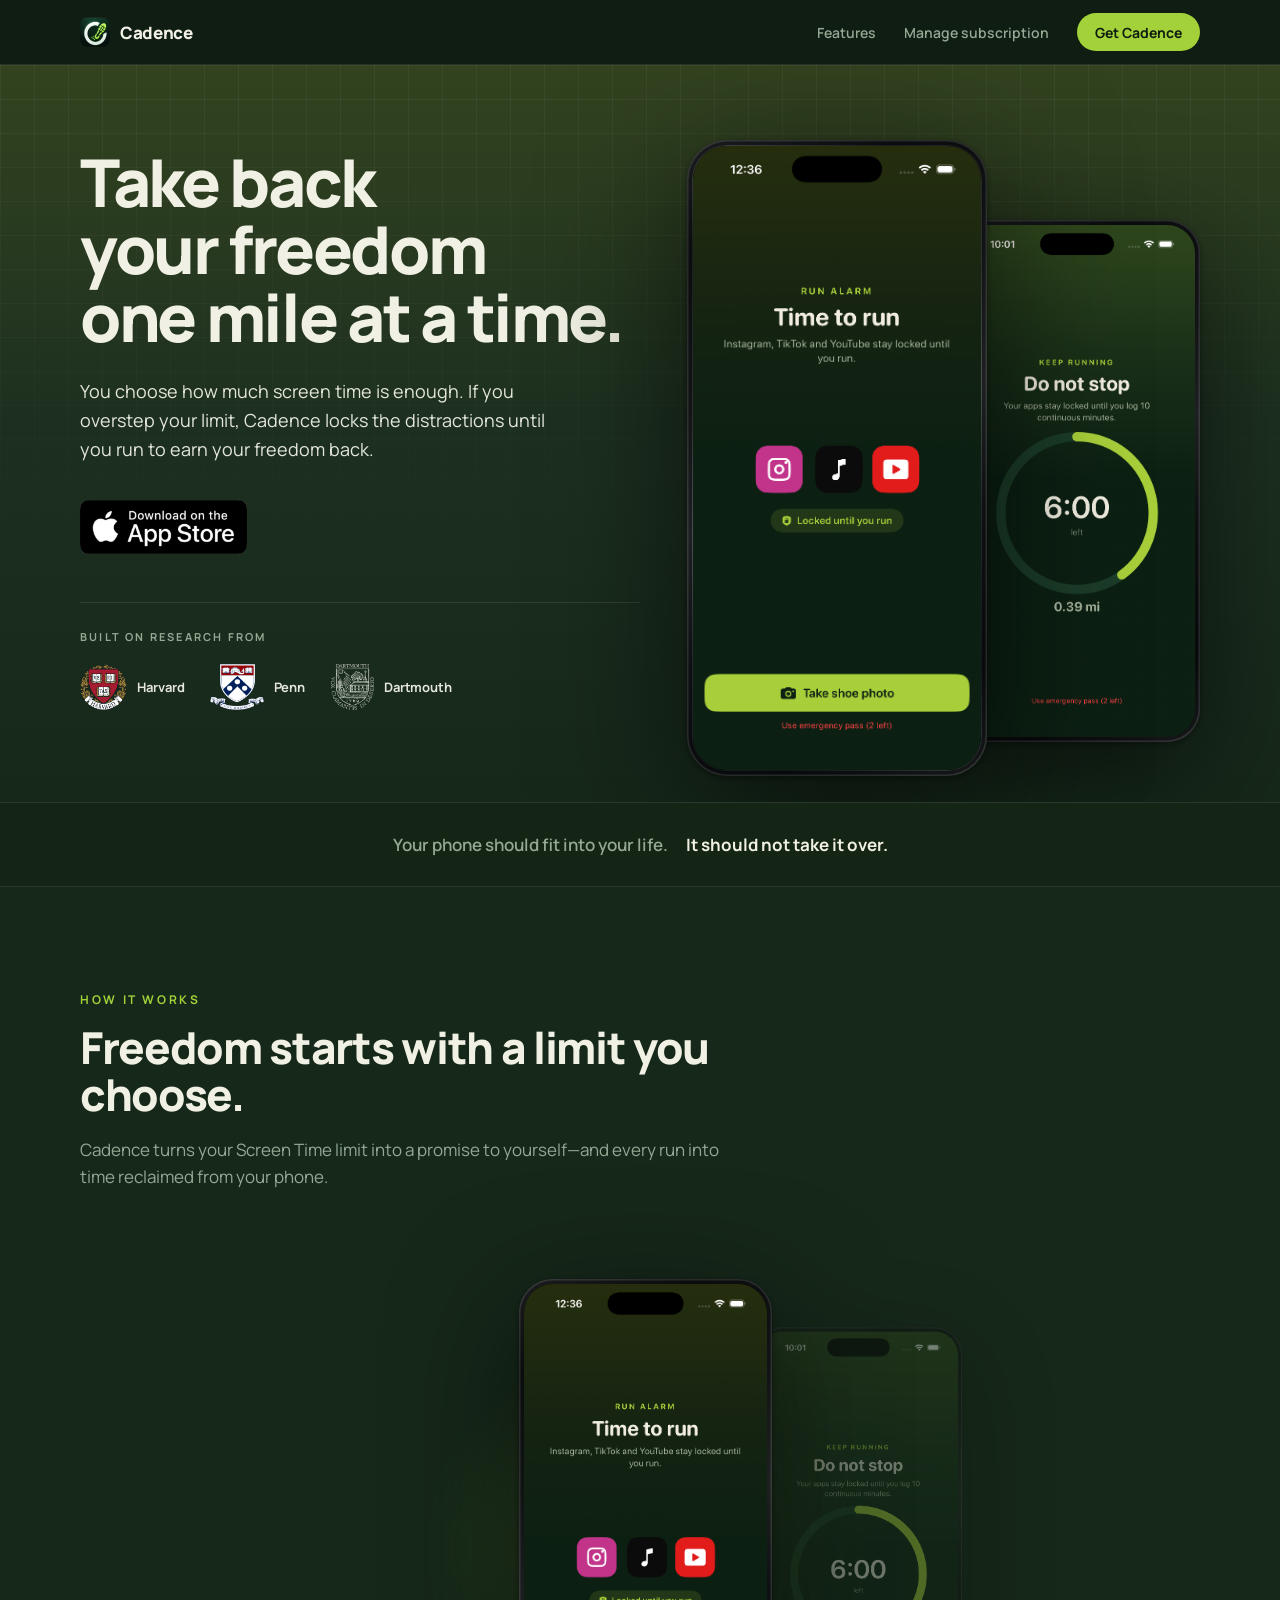
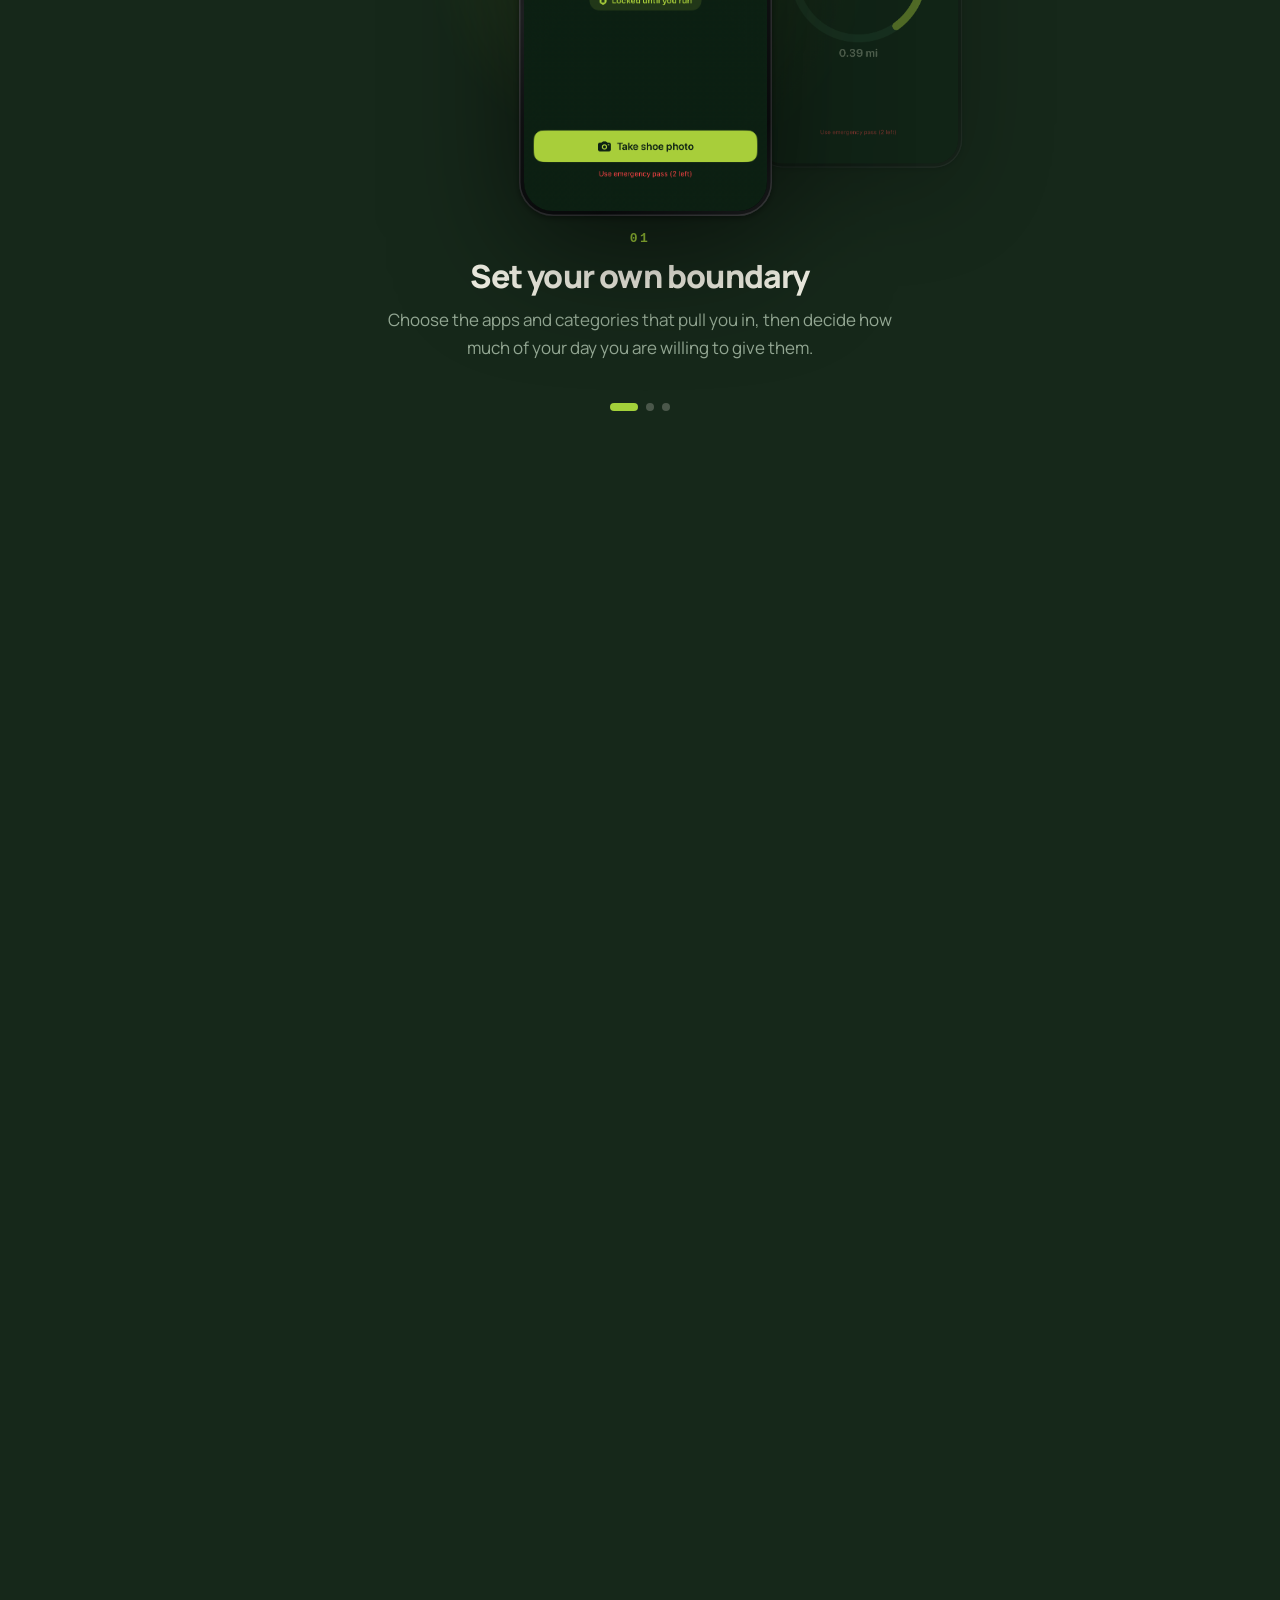
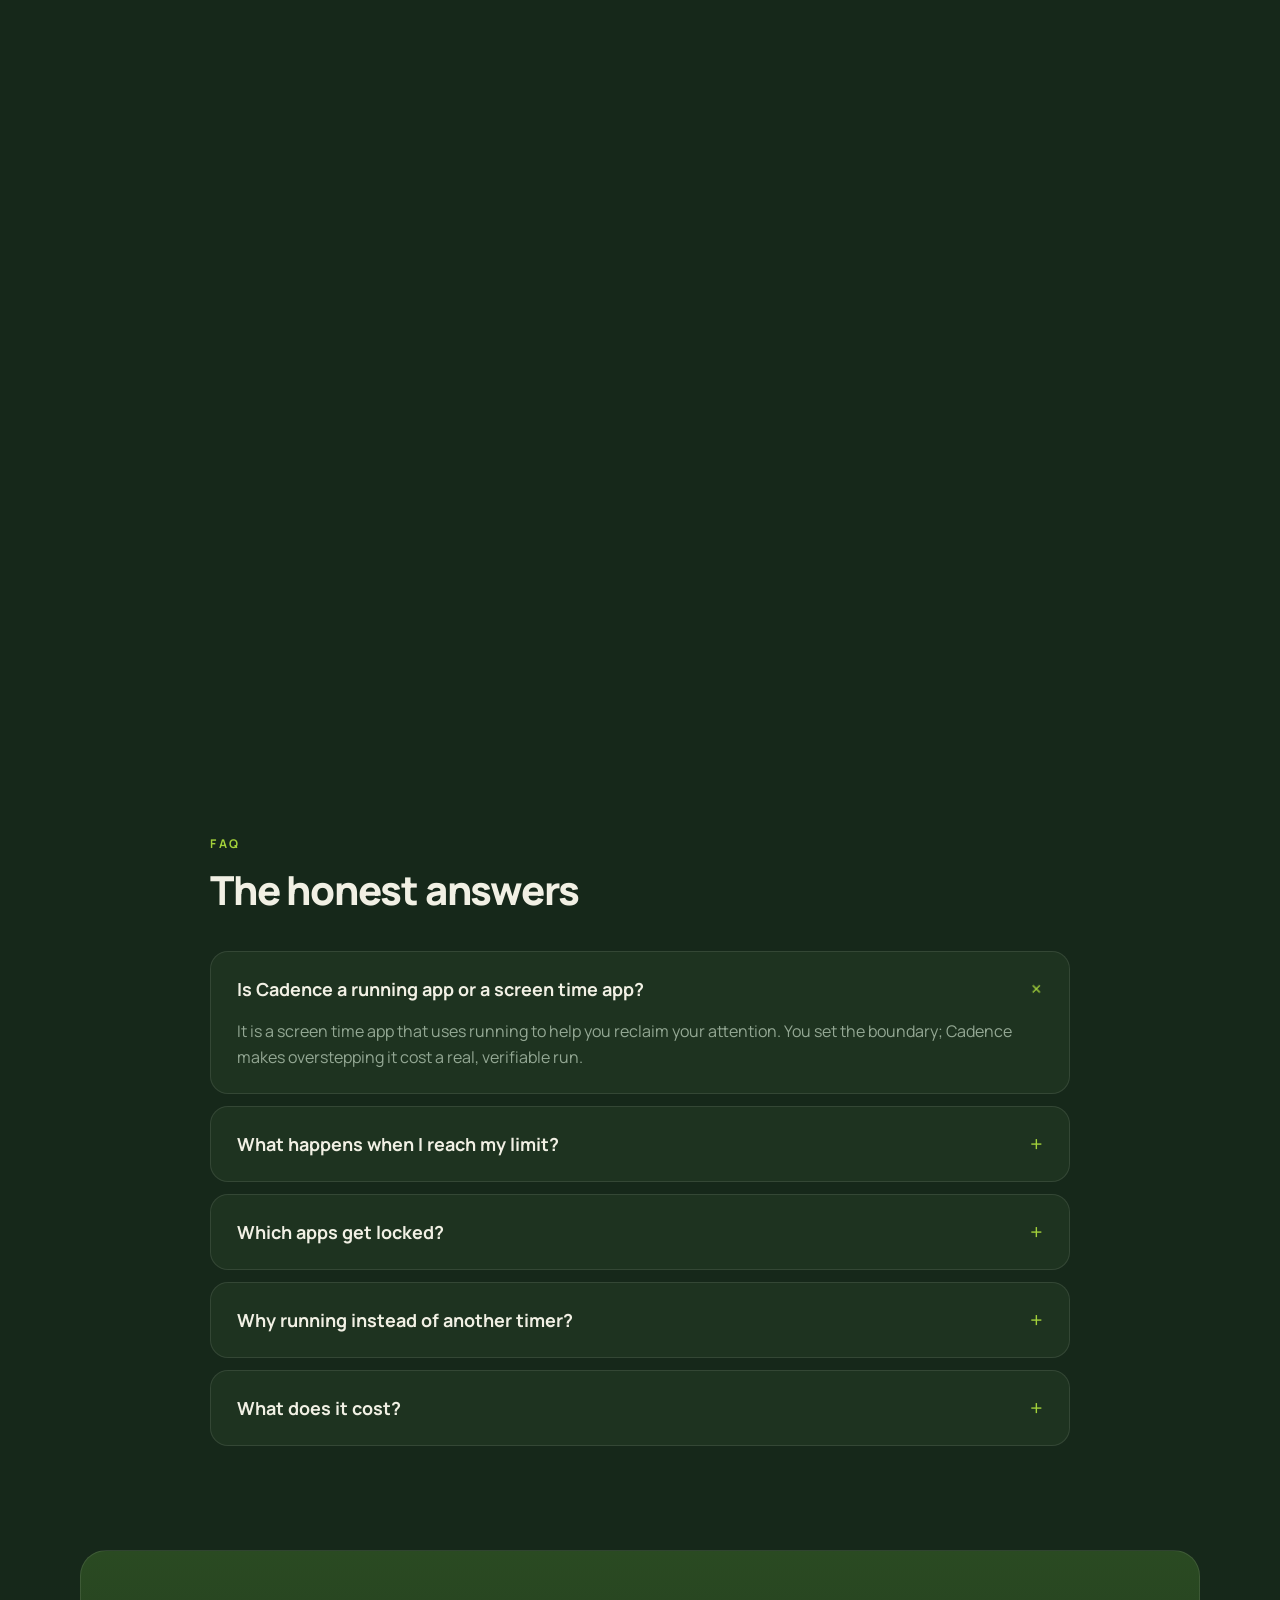
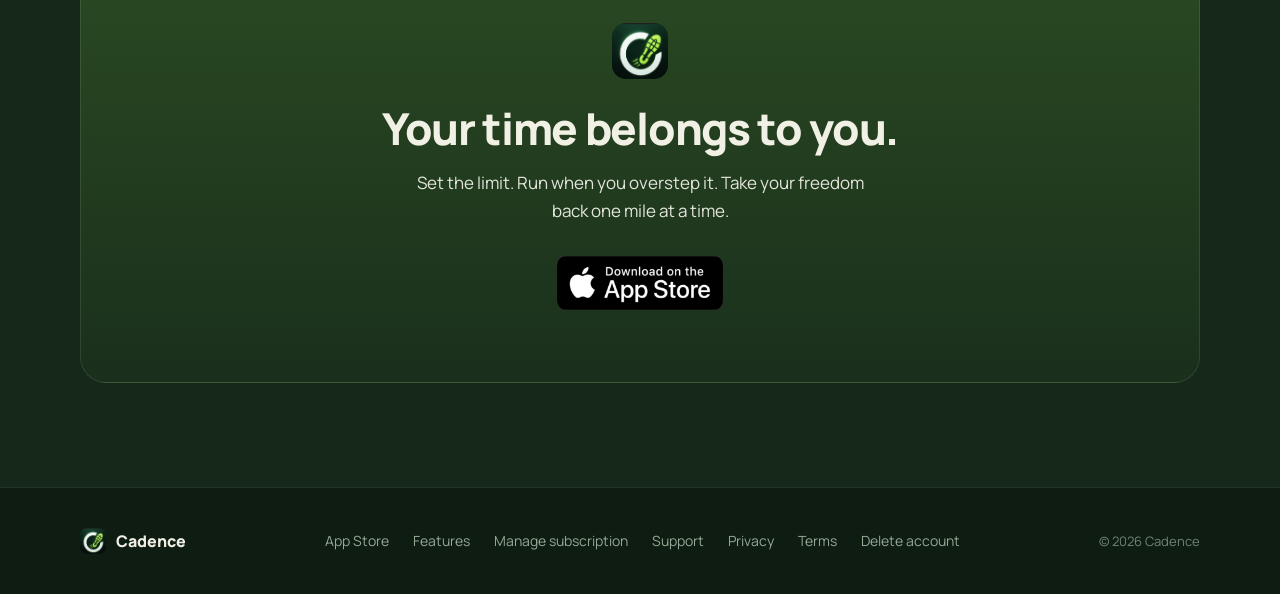
<file: index.html>
<!DOCTYPE html>
<html lang="en">
<head>
<meta charset="utf-8">
<meta name="viewport" content="width=device-width, initial-scale=1">
<title>Cadence: Take back your freedom one mile at a time</title>
<meta name="description" content="Set your own screen time limit. If you overstep it, Cadence locks your distracting apps until you run to earn them back.">
<meta name="theme-color" content="#16281a">

<!-- No apple-itunes-app smart banner. On iOS Safari it rendered an "Open"
     prompt for the App Store that competed with the onboarding funnel — the
     visitor was asked to leave before they had seen anything. -->

<script>
  // Send mobile visitors into the Web2App onboarding before the page renders.
  //
  // This has to work inside in-app browsers too — most paid traffic arrives via
  // an Instagram or TikTok webview, never Safari. Those webviews report the host
  // platform in their user agent ("iPhone", "Android"), so the checks below
  // already catch them; the explicit in-app token list is a belt-and-braces for
  // any webview that reports something unusual, and costs nothing.
  (function () {
    var params;
    try { params = new URLSearchParams(location.search); } catch (e) { params = null; }
    var ua = navigator.userAgent || '';
    var isIOS = /iPad|iPhone|iPod/.test(ua) ||
      (navigator.platform === 'MacIntel' && navigator.maxTouchPoints > 1);
    var isPhoneUA = /iPhone|iPod|Android.*Mobile|Windows Phone/.test(ua);
    // Instagram, Facebook, TikTok, Snapchat, Twitter, LinkedIn, Pinterest, Line.
    var isInAppBrowser =
      /Instagram|FBAN|FBAV|FB_IAB|Messenger|TikTok|BytedanceWebview|musical_ly|Snapchat|Twitter|LinkedInApp|Pinterest|Line\//.test(ua);
    var w = Math.min(window.innerWidth || 9999, (window.screen && window.screen.width) || 9999);
    var isTouch = ('ontouchstart' in window) || navigator.maxTouchPoints > 0;

    if (isIOS || isPhoneUA || isInAppBrowser || (w <= 760 && isTouch)) {
      // Phones go to the App Store, not the pitch. Someone who tapped a link
      // on a phone is already sold enough to tap; the desktop page exists to
      // persuade, and a phone cannot install anything from it anyway.
      //
      // Via get.html rather than the store URL directly, so the click is
      // recorded against its campaign before the hand-off. The page redirects
      // on its own; it no longer has anything to teach an in-app browser.
      //
      // Every inbound param rides along so the campaign survives the hop.
      var next = new URL('get.html', location.href);
      if (params) next.search = params.toString();
      location.replace(next.toString());
    }
  })();
</script>

<!-- Deliberately after the mobile redirect. A phone never executes this: it has
     already been sent to get.html, which loads the same file and records the
     visit there. Loading it above the redirect would count every mobile
     arrival twice — once as a landing view here, once again on the page it was
     immediately sent to. -->
<script src="assets/js/attribution.js"></script>
<!-- After attribution.js: the click handler reports through cadenceTrack, which
     that file defines. -->
<script src="assets/js/appstore.js"></script>
<script>
  window.addEventListener('DOMContentLoaded', function () {
    if (window.cadenceTrack) window.cadenceTrack('web_landing_view');
    // App Store taps are tracked by appstore.js, which binds its own
    // listeners, so there is nothing to wire here.
  });
</script>

<meta property="og:type" content="website">
<meta property="og:title" content="Cadence — Take back your freedom one mile at a time">
<meta property="og:description" content="Set your own screen time limit. Overstep it, and you run to unlock your distracting apps.">
<meta property="og:image" content="images/logo.png">

<link rel="icon" href="images/logo.png" type="image/png">
<link rel="apple-touch-icon" href="images/logo.png">

<link rel="preconnect" href="https://fonts.googleapis.com">
<link rel="preconnect" href="https://fonts.gstatic.com" crossorigin>
<link href="https://fonts.googleapis.com/css2?family=Manrope:wght@400;500;600;700;800&display=swap" rel="stylesheet">

<style>
  /* Tokens carried over from the handoff's colors_and_type.css. Only the values
     this page actually renders are kept — the rest of that file describes
     components the landing page doesn't use. */
  :root {
    --bg: #16281a;
    --bg-deep: #0f1c12;
    --surface: #1e3320;
    --hairline: rgba(241,240,228,0.10);
    --accent: #a3d13a;
    --accent-strong: #b6e04a;
    --cream: #f1f0e4;
    --text: #e4e6dc;
    --muted: #94a894;
  }

  html, body { margin: 0; background: var(--bg); overflow-x: clip; }
  body { font-family: Manrope, ui-sans-serif, system-ui, sans-serif; -webkit-font-smoothing: antialiased; }
  html { scroll-behavior: smooth; }
  a { color: var(--accent); text-decoration: none; }
  a:hover { color: var(--accent-strong); }
  img { max-width: 100%; }

  details > summary { list-style: none; cursor: pointer; }
  details > summary::-webkit-details-marker { display: none; }
  details[open] .faq-plus { transform: rotate(45deg); }

  /* The handoff expressed hover states as a `style-hover` attribute, which is a
     design-canvas affordance the browser ignores. Re-expressed as real CSS. */
  .cad-nav-link:hover, .cad-foot-link:hover { color: var(--cream); }
  .cad-cta-pill:hover { background: var(--accent-strong); }

  @keyframes floatPhone { 0%,100% { transform: translateY(0) rotate(var(--tilt,0deg)); } 50% { transform: translateY(-12px) rotate(var(--tilt,0deg)); } }
  @keyframes glowDrift { 0%,100% { opacity: .38; } 50% { opacity: .70; } }

  @media (max-width: 980px) {
    .cad-hero-grid, .cad-point-grid, .cad-pair { grid-template-columns: 1fr !important; }
    .cad-slide { width: min(228px, 26vh) !important; }
    .cad-caption { height: 200px !important; }
    .cad-hero-copy { padding-bottom: 44px !important; }
    .cad-hero-stage { position: static !important; height: auto !important; display: flex !important; justify-content: center; align-items: flex-end; gap: 14px; padding-bottom: 28px; }
    .cad-hero-phone { position: static !important; width: 42% !important; max-width: 208px; animation: none !important; transform: none !important; }
    .cad-hero-glow { display: none !important; }
    .cad-card { padding: 32px 28px !important; }
  }
  @media (max-width: 760px) {
    .cad-header-bar { height: auto !important; padding: 10px 0 !important; }
    .cad-header-inner { flex-wrap: wrap !important; row-gap: 8px; }
    .cad-nav { order: 3; width: 100%; justify-content: flex-start !important; gap: 20px !important; }
    .cad-nav a[href^="https://apps"] { order: -1; margin-left: auto; }
  }
  @media (max-width: 620px) {
    .cad-section { padding-left: 18px !important; padding-right: 18px !important; }
    .cad-hero-phone { width: 46% !important; }
    .cad-slide { width: min(196px, 24vh) !important; }
    .cad-caption { height: 236px !important; }
  }

  /* The carousel is scrubbed by scroll position, so its track is three screens
     tall. With scripting off — or Reduce Motion on — that track would be three
     screens of nothing, so it collapses into a plain stacked list instead. */
  .no-js .cad-track, .no-js .cad-carousel,
  .no-js .cad-stage, .no-js .cad-caption { height: auto !important; }
  .no-js .cad-carousel { position: static !important; }
  .no-js .cad-stage { flex-wrap: wrap; gap: 20px; }
  .no-js .cad-slide { position: relative !important; transform: none !important; opacity: 1 !important; }
  .no-js .cad-cap { position: relative !important; opacity: 1 !important; margin-bottom: 28px; }
  @media (prefers-reduced-motion: reduce) {
    .cad-track, .cad-carousel, .cad-stage, .cad-caption { height: auto !important; }
    .cad-carousel { position: static !important; }
    .cad-stage { flex-wrap: wrap; gap: 20px; }
    .cad-slide { position: relative !important; transform: none !important; opacity: 1 !important; }
    .cad-cap { position: relative !important; opacity: 1 !important; margin-bottom: 28px; }
    .cad-hero-phone, .cad-hero-glow { animation: none !important; }
  }
</style>
</head>

<body class="no-js">
<script>document.body.className = document.body.className.replace('no-js', '');</script>

<div style="background: #16281a; font-family: Manrope, ui-sans-serif, system-ui, sans-serif;">

  <header class="cad-header-bar" style="position: sticky; top: 0; z-index: 50; height: 64px; display: flex; align-items: center; background: rgba(15,28,18,0.84); backdrop-filter: blur(12px); border-bottom: 1px solid rgba(241,240,228,0.10);">
    <div class="cad-header-inner" style="width: 100%; max-width: 1120px; margin: 0 auto; padding: 0 24px; display: flex; align-items: center; justify-content: space-between; gap: 24px;">
      <a href="#top" style="display: flex; align-items: center; gap: 10px; color: #f1f0e4; font-weight: 800; letter-spacing: -0.02em; font-size: 17px;">
        <img src="images/logo.png" alt="Cadence" style="width: 30px; height: 30px; border-radius: 8px; display: block;">
        Cadence
      </a>
      <nav class="cad-nav" style="display: flex; align-items: center; gap: 28px;">
        <a href="#features" class="cad-nav-link" style="color: #94a894; font-size: 14px; font-weight: 600;">Features</a>
        <a href="manage-subscription.html" class="cad-nav-link" style="color: #94a894; font-size: 14px; font-weight: 600;">Manage subscription</a>
        <a data-cta="nav" href="https://apps.apple.com/us/app/cadence-run-coach/id6783027833" target="_blank" rel="noopener" class="cad-cta-pill" style="display: flex; align-items: center; height: 38px; padding: 0 18px; border-radius: 999px; background: #a3d13a; color: #0f1c12; font-size: 14px; font-weight: 700;">Get Cadence</a>
      </nav>
    </div>
  </header>

  <section id="top" style="position: relative; background: linear-gradient(180deg, #33431f 0%, #1d3020 48%, #16281a 100%); overflow: hidden;">
    <div style="position: absolute; inset: 0; background-image: linear-gradient(rgba(241,240,228,0.055) 1px, transparent 1px), linear-gradient(90deg, rgba(241,240,228,0.055) 1px, transparent 1px); background-size: 34px 34px; mask-image: linear-gradient(180deg, rgba(0,0,0,0.9), transparent 72%); -webkit-mask-image: linear-gradient(180deg, rgba(0,0,0,0.9), transparent 72%); pointer-events: none;"></div>

    <div class="cad-section cad-hero-grid" style="position: relative; max-width: 1120px; margin: 0 auto; padding: 84px 24px 0; display: grid; grid-template-columns: 1.05fr 0.95fr; gap: 40px; align-items: center;">
      <div class="cad-hero-copy" style="padding-bottom: 92px;">
        <h1 style="margin: 0; font-size: clamp(38px, 5.4vw, 66px); line-height: 1.02; letter-spacing: -0.035em; font-weight: 800; color: #f1f0e4; text-wrap: balance;">
          Take back your freedom<br>one mile at a time.
        </h1>

        <p style="margin: 26px 0 0; max-width: 470px; font-size: 18px; line-height: 1.62; color: #e4e6dc;">
          You choose how much screen time is enough. If you overstep your limit, Cadence locks the distractions until you run to earn your freedom back.
        </p>

        <div style="display: flex; align-items: center; gap: 18px; margin-top: 36px; flex-wrap: wrap;">
          <a data-cta="hero" href="https://apps.apple.com/us/app/cadence-run-coach/id6783027833" target="_blank" rel="noopener">
            <img src="images/app-store-badge.png" alt="Download on the App Store" style="height: 54px; display: block;">
          </a>
        </div>

        <!-- The handoff sized these at 104px, but its source files carried a lot
             of transparent padding around each mark. These are trimmed to the
             artwork, so a smaller box lands on the same optical size. -->
        <div style="margin-top: 48px; padding-top: 26px; border-top: 1px solid rgba(241,240,228,0.10); max-width: 560px;">
          <div style="font-size: 11px; font-weight: 700; letter-spacing: 0.2em; text-transform: uppercase; color: #94a894;">Built on research from</div>
          <div style="display: flex; align-items: center; gap: 26px; margin-top: 20px; flex-wrap: wrap;">
            <div style="display: flex; align-items: center; gap: 10px;">
              <img src="images/logo-harvard.png" alt="Harvard University" style="height: 46px; width: auto; display: block; flex: none;">
              <span style="font-size: 13px; font-weight: 700; line-height: 1.25; color: #e4e6dc; letter-spacing: -0.01em;">Harvard</span>
            </div>
            <div style="display: flex; align-items: center; gap: 10px;">
              <img src="images/logo-penn.png" alt="University of Pennsylvania" style="height: 46px; width: auto; display: block; flex: none;">
              <span style="font-size: 13px; font-weight: 700; line-height: 1.25; color: #e4e6dc; letter-spacing: -0.01em;">Penn</span>
            </div>
            <div style="display: flex; align-items: center; gap: 10px;">
              <img src="images/logo-dartmouth-light.png" alt="Dartmouth College" style="height: 46px; width: auto; display: block; flex: none;">
              <span style="font-size: 13px; font-weight: 700; line-height: 1.25; color: #e4e6dc; letter-spacing: -0.01em;">Dartmouth</span>
            </div>
          </div>
        </div>
      </div>

      <div class="cad-hero-stage" style="position: relative; height: 600px;">
        <div class="cad-hero-glow" style="position: absolute; left: 50%; top: 46%; width: 420px; height: 420px; transform: translate(-50%,-50%); border-radius: 50%; background: radial-gradient(circle, rgba(163,209,58,0.30), transparent 68%); filter: blur(22px); animation: glowDrift 7s ease-in-out infinite; pointer-events: none;"></div>
        <div class="cad-hero-phone" style="--tilt: 6deg; position: absolute; right: 2%; bottom: 34px; width: 236px; filter: drop-shadow(0 32px 60px rgba(0,0,0,0.55)); animation: floatPhone 9s ease-in-out infinite;">
          <div style="position: relative; width: 100%; aspect-ratio: 9 / 19.5; padding: 2.1%; border-radius: 13.5% / 6.3%; background: linear-gradient(152deg, #43474a 0%, #1b1e20 14%, #2c3033 34%, #4a4f52 50%, #23272a 66%, #14171a 86%, #383c3f 100%); box-shadow: inset 0 0 0 1.5px rgba(255,255,255,0.12), inset 0 0 0 5px rgba(0,0,0,0.6), 0 2px 6px rgba(0,0,0,0.4);">
            <div style="position: relative; width: 100%; height: 100%; border-radius: 11.8% / 5.5%; overflow: hidden; background: #0a120c; box-shadow: inset 0 0 0 1px rgba(0,0,0,0.9);">
              <img src="images/screen-do-not-stop.png" alt="Cadence keeps the timer running only while you move" style="width: 100%; height: 100%; object-fit: cover; object-position: top center; display: block;">
              <div style="position: absolute; top: 2.1%; left: 50%; transform: translateX(-50%); width: 30%; height: 3.4%; border-radius: 999px; background: #000;"></div>
            </div>
          </div>
        </div>
        <div class="cad-hero-phone" style="--tilt: -4deg; position: absolute; left: 0; bottom: 0; width: 288px; filter: drop-shadow(0 36px 70px rgba(0,0,0,0.6)); animation: floatPhone 8s ease-in-out infinite;">
          <div style="position: relative; width: 100%; aspect-ratio: 9 / 19.5; padding: 2.1%; border-radius: 13.5% / 6.3%; background: linear-gradient(152deg, #43474a 0%, #1b1e20 14%, #2c3033 34%, #4a4f52 50%, #23272a 66%, #14171a 86%, #383c3f 100%); box-shadow: inset 0 0 0 1.5px rgba(255,255,255,0.12), inset 0 0 0 5px rgba(0,0,0,0.6), 0 2px 6px rgba(0,0,0,0.4);">
            <div style="position: relative; width: 100%; height: 100%; border-radius: 11.8% / 5.5%; overflow: hidden; background: #0a120c; box-shadow: inset 0 0 0 1px rgba(0,0,0,0.9);">
              <img src="images/screen-app-lock.png" alt="Cadence locking distracting apps after the daily limit" style="width: 100%; height: 100%; object-fit: cover; object-position: top center; display: block;">
              <div style="position: absolute; top: 2.1%; left: 50%; transform: translateX(-50%); width: 30%; height: 3.4%; border-radius: 999px; background: #000;"></div>
            </div>
          </div>
        </div>
      </div>
    </div>
  </section>

  <section style="border-top: 1px solid rgba(241,240,228,0.10); border-bottom: 1px solid rgba(241,240,228,0.10); background: #142415;">
    <div class="cad-section" style="max-width: 1120px; margin: 0 auto; padding: 30px 24px; display: flex; align-items: center; justify-content: center; gap: 18px; flex-wrap: wrap;">
      <span style="font-size: 17px; font-weight: 600; color: #94a894;">Your phone should fit into your life.</span>
      <span style="font-size: 17px; font-weight: 700; color: #f1f0e4;">It should not take it over.</span>
    </div>
  </section>

  <section id="features" class="cad-section" style="max-width: 1120px; margin: 0 auto; padding: 104px 24px 0;">
    <div style="max-width: 640px;">
      <div style="font-size: 12px; font-weight: 700; letter-spacing: 0.22em; text-transform: uppercase; color: #a3d13a;">How it works</div>
      <h2 style="margin: 16px 0 0; font-size: clamp(30px, 4.2vw, 44px); line-height: 1.06; letter-spacing: -0.03em; font-weight: 800; color: #f1f0e4;">Freedom starts with a limit you choose.</h2>
      <p style="margin: 18px 0 0; font-size: 17px; line-height: 1.62; color: #94a894;">Cadence turns your Screen Time limit into a promise to yourself—and every run into time reclaimed from your phone.</p>
    </div>

    <div class="cad-track" style="position: relative; height: 300vh; margin-top: 40px;">
      <div class="cad-carousel" style="position: sticky; top: 64px; height: calc(100vh - 64px); display: flex; flex-direction: column; align-items: center; justify-content: center;">
      <div class="cad-stage" style="position: relative; width: 100%; height: min(600px, 58vh); display: flex; align-items: center; justify-content: center;">
        <div style="position: absolute; width: 440px; height: 440px; border-radius: 50%; background: radial-gradient(circle, rgba(163,209,58,0.20), transparent 68%); filter: blur(22px); pointer-events: none;"></div>
        <div class="cad-slide" data-i="0" style="position: absolute; width: min(268px, 27vh); filter: drop-shadow(0 30px 60px rgba(0,0,0,0.55)); transform: translateX(0px) scale(1); opacity: 1; z-index: 10;">
          <div style="position: relative; width: 100%; aspect-ratio: 9 / 19.5; padding: 2.1%; border-radius: 13.5% / 6.3%; background: linear-gradient(152deg, #43474a 0%, #1b1e20 14%, #2c3033 34%, #4a4f52 50%, #23272a 66%, #14171a 86%, #383c3f 100%); box-shadow: inset 0 0 0 1.5px rgba(255,255,255,0.12), inset 0 0 0 5px rgba(0,0,0,0.6), 0 2px 6px rgba(0,0,0,0.4);">
            <div style="position: relative; width: 100%; height: 100%; border-radius: 11.8% / 5.5%; overflow: hidden; background: #0a120c; box-shadow: inset 0 0 0 1px rgba(0,0,0,0.9);">
              <img src="images/screen-app-lock.png" alt="Distracting apps locked after the daily limit" style="width: 100%; height: 100%; object-fit: cover; object-position: top center; display: block;">
              <div style="position: absolute; top: 2.1%; left: 50%; transform: translateX(-50%); width: 30%; height: 3.4%; border-radius: 999px; background: #000;"></div>
            </div>
          </div>
        </div>
        <div class="cad-slide" data-i="1" style="position: absolute; width: min(268px, 27vh); filter: drop-shadow(0 30px 60px rgba(0,0,0,0.55)); transform: translateX(236px) scale(0.82); opacity: 0.4; z-index: 9;">
          <div style="position: relative; width: 100%; aspect-ratio: 9 / 19.5; padding: 2.1%; border-radius: 13.5% / 6.3%; background: linear-gradient(152deg, #43474a 0%, #1b1e20 14%, #2c3033 34%, #4a4f52 50%, #23272a 66%, #14171a 86%, #383c3f 100%); box-shadow: inset 0 0 0 1.5px rgba(255,255,255,0.12), inset 0 0 0 5px rgba(0,0,0,0.6), 0 2px 6px rgba(0,0,0,0.4);">
            <div style="position: relative; width: 100%; height: 100%; border-radius: 11.8% / 5.5%; overflow: hidden; background: #0a120c; box-shadow: inset 0 0 0 1px rgba(0,0,0,0.9);">
              <img src="images/screen-do-not-stop.png" alt="Do not stop screen tracking a live run" style="width: 100%; height: 100%; object-fit: cover; object-position: top center; display: block;">
              <div style="position: absolute; top: 2.1%; left: 50%; transform: translateX(-50%); width: 30%; height: 3.4%; border-radius: 999px; background: #000;"></div>
            </div>
          </div>
        </div>
        <div class="cad-slide" data-i="2" style="position: absolute; width: min(268px, 27vh); filter: drop-shadow(0 30px 60px rgba(0,0,0,0.55)); transform: translateX(472px) scale(0.82); opacity: 0; z-index: 8;">
          <div style="position: relative; width: 100%; aspect-ratio: 9 / 19.5; padding: 2.1%; border-radius: 13.5% / 6.3%; background: linear-gradient(152deg, #43474a 0%, #1b1e20 14%, #2c3033 34%, #4a4f52 50%, #23272a 66%, #14171a 86%, #383c3f 100%); box-shadow: inset 0 0 0 1.5px rgba(255,255,255,0.12), inset 0 0 0 5px rgba(0,0,0,0.6), 0 2px 6px rgba(0,0,0,0.4);">
            <div style="position: relative; width: 100%; height: 100%; border-radius: 11.8% / 5.5%; overflow: hidden; background: #0a120c; box-shadow: inset 0 0 0 1px rgba(0,0,0,0.9);">
              <img src="images/screen-rank-up.png" alt="Diamond rank, a 57-day streak and the global leaderboard" style="width: 100%; height: 100%; object-fit: cover; object-position: top center; display: block;">
              <div style="position: absolute; top: 2.1%; left: 50%; transform: translateX(-50%); width: 30%; height: 3.4%; border-radius: 999px; background: #000;"></div>
            </div>
          </div>
        </div>
      </div>

      <div class="cad-caption" style="position: relative; width: 100%; height: 168px; max-width: 640px; margin: 22px auto 0; text-align: center;">
        <div class="cad-cap" data-i="0" style="position: absolute; inset: 0; transition: opacity 400ms ease, transform 400ms ease; opacity: 1;">
          <div style="font-family: ui-monospace, SFMono-Regular, Menlo, monospace; font-size: 13px; font-weight: 700; letter-spacing: 0.18em; color: #a3d13a;">01</div>
          <h3 style="margin: 12px 0 0; font-size: clamp(24px, 2.6vw, 32px); line-height: 1.14; letter-spacing: -0.025em; font-weight: 800; color: #f1f0e4;">Set your own boundary</h3>
          <p style="margin: 12px auto 0; max-width: 520px; font-size: 17px; line-height: 1.62; color: #94a894;">Choose the apps and categories that pull you in, then decide how much of your day you are willing to give them.</p>
        </div>
        <div class="cad-cap" data-i="1" style="position: absolute; inset: 0; transition: opacity 400ms ease, transform 400ms ease; opacity: 0;">
          <div style="font-family: ui-monospace, SFMono-Regular, Menlo, monospace; font-size: 13px; font-weight: 700; letter-spacing: 0.18em; color: #a3d13a;">02</div>
          <h3 style="margin: 12px 0 0; font-size: clamp(24px, 2.6vw, 32px); line-height: 1.14; letter-spacing: -0.025em; font-weight: 800; color: #f1f0e4;">Overstep it, and run</h3>
          <p style="margin: 12px auto 0; max-width: 520px; font-size: 17px; line-height: 1.62; color: #94a894;">Use more than you allowed yourself and the distractions lock. The wheel chooses a run from the level you set.</p>
        </div>
        <div class="cad-cap" data-i="2" style="position: absolute; inset: 0; transition: opacity 400ms ease, transform 400ms ease; opacity: 0;">
          <div style="font-family: ui-monospace, SFMono-Regular, Menlo, monospace; font-size: 13px; font-weight: 700; letter-spacing: 0.18em; color: #a3d13a;">03</div>
          <h3 style="margin: 12px 0 0; font-size: clamp(24px, 2.6vw, 32px); line-height: 1.14; letter-spacing: -0.025em; font-weight: 800; color: #f1f0e4;">Earn your freedom back</h3>
          <p style="margin: 12px auto 0; max-width: 520px; font-size: 17px; line-height: 1.62; color: #94a894;">Finish the run to unlock your apps. Each mile breaks the scroll, clears your head, and puts more of the day back in your hands.</p>
        </div>
      </div>

      <div style="display: flex; align-items: center; justify-content: center; gap: 8px; margin-top: 4px;">
          <div class="cad-dot" data-i="0" style="width: 28px; height: 8px; border-radius: 999px; background: #a3d13a; transition: width 320ms ease, background 320ms ease;"></div>
          <div class="cad-dot" data-i="1" style="width: 8px; height: 8px; border-radius: 999px; background: rgba(241,240,228,0.24); transition: width 320ms ease, background 320ms ease;"></div>
          <div class="cad-dot" data-i="2" style="width: 8px; height: 8px; border-radius: 999px; background: rgba(241,240,228,0.24); transition: width 320ms ease, background 320ms ease;"></div>
      </div>
      </div>
    </div>
  </section>

  <section id="faq" class="cad-section" style="max-width: 860px; margin: 0 auto; padding: 104px 24px 0;">
    <div style="font-size: 12px; font-weight: 700; letter-spacing: 0.22em; text-transform: uppercase; color: #a3d13a;">FAQ</div>
    <h2 style="margin: 16px 0 40px; font-size: clamp(28px, 3.8vw, 40px); line-height: 1.08; letter-spacing: -0.03em; font-weight: 800; color: #f1f0e4;">The honest answers</h2>

    <div style="display: grid; gap: 12px;">
      <details open style="background: #1e3320; border: 1px solid rgba(241,240,228,0.10); border-radius: 18px; padding: 22px 26px;">
        <summary style="display: flex; align-items: center; justify-content: space-between; gap: 20px; font-size: 18px; font-weight: 700; color: #f1f0e4;">
          Is Cadence a running app or a screen time app?
          <span class="faq-plus" style="flex: none; font-size: 22px; font-weight: 400; color: #a3d13a; transition: transform 150ms;">+</span>
        </summary>
        <p style="margin: 14px 0 0; font-size: 16px; line-height: 1.65; color: #94a894;">It is a screen time app that uses running to help you reclaim your attention. You set the boundary; Cadence makes overstepping it cost a real, verifiable run.</p>
      </details>

      <details style="background: #1e3320; border: 1px solid rgba(241,240,228,0.10); border-radius: 18px; padding: 22px 26px;">
        <summary style="display: flex; align-items: center; justify-content: space-between; gap: 20px; font-size: 18px; font-weight: 700; color: #f1f0e4;">
          What happens when I reach my limit?
          <span class="faq-plus" style="flex: none; font-size: 22px; font-weight: 400; color: #a3d13a; transition: transform 150ms;">+</span>
        </summary>
        <p style="margin: 14px 0 0; font-size: 16px; line-height: 1.65; color: #94a894;">Your selected distractions lock and Cadence gives you the wheel. The run it lands on is what it takes to earn access—and your attention—back.</p>
      </details>

      <details style="background: #1e3320; border: 1px solid rgba(241,240,228,0.10); border-radius: 18px; padding: 22px 26px;">
        <summary style="display: flex; align-items: center; justify-content: space-between; gap: 20px; font-size: 18px; font-weight: 700; color: #f1f0e4;">
          Which apps get locked?
          <span class="faq-plus" style="flex: none; font-size: 22px; font-weight: 400; color: #a3d13a; transition: transform 150ms;">+</span>
        </summary>
        <p style="margin: 14px 0 0; font-size: 16px; line-height: 1.65; color: #94a894;">Only the apps, websites, and categories you choose in Apple's private Screen Time picker. Cadence never receives their names or your exact usage history.</p>
      </details>

      <details style="background: #1e3320; border: 1px solid rgba(241,240,228,0.10); border-radius: 18px; padding: 22px 26px;">
        <summary style="display: flex; align-items: center; justify-content: space-between; gap: 20px; font-size: 18px; font-weight: 700; color: #f1f0e4;">
          Why running instead of another timer?
          <span class="faq-plus" style="flex: none; font-size: 22px; font-weight: 400; color: #a3d13a; transition: transform 150ms;">+</span>
        </summary>
        <p style="margin: 14px 0 0; font-size: 16px; line-height: 1.65; color: #94a894;">Timers and warnings are easy to dismiss. A run physically carries you away from the feed, clears the loop, and turns an overstep into a mile spent living instead.</p>
      </details>

      <details style="background: #1e3320; border: 1px solid rgba(241,240,228,0.10); border-radius: 18px; padding: 22px 26px;">
        <summary style="display: flex; align-items: center; justify-content: space-between; gap: 20px; font-size: 18px; font-weight: 700; color: #f1f0e4;">
          What does it cost?
          <span class="faq-plus" style="flex: none; font-size: 22px; font-weight: 400; color: #a3d13a; transition: transform 150ms;">+</span>
        </summary>
        <p style="margin: 14px 0 0; font-size: 16px; line-height: 1.65; color: #94a894;">Everything is free for three days. Cancel any time before the trial ends and you are not charged.</p>
      </details>
    </div>
  </section>

  <section class="cad-section" style="max-width: 1120px; margin: 0 auto; padding: 104px 24px 0;">
    <div class="cad-card" style="position: relative; text-align: center; background: linear-gradient(180deg, #2a4a22 0%, #1a2f1c 100%); border: 1px solid rgba(241,240,228,0.10); border-radius: 26px; padding: 72px 40px; overflow: hidden;">
      <img src="images/logo.png" alt="Cadence" style="width: 56px; height: 56px; border-radius: 14px; display: block; margin: 0 auto 26px;">
      <h2 style="margin: 0; font-size: clamp(30px, 4.2vw, 44px); line-height: 1.06; letter-spacing: -0.03em; font-weight: 800; color: #f1f0e4;">Your time belongs to you.</h2>
      <p style="margin: 18px auto 0; max-width: 460px; font-size: 17px; line-height: 1.6; color: #e4e6dc;">Set the limit. Run when you overstep it. Take your freedom back one mile at a time.</p>
      <div style="display: flex; justify-content: center; margin-top: 32px;">
        <a data-cta="final" href="https://apps.apple.com/us/app/cadence-run-coach/id6783027833" target="_blank" rel="noopener">
          <img src="images/app-store-badge.png" alt="Download on the App Store" style="height: 54px; display: block;">
        </a>
      </div>
    </div>
  </section>

  <footer style="margin-top: 104px; border-top: 1px solid rgba(241,240,228,0.10); background: #0f1c12;">
    <div class="cad-section" style="max-width: 1120px; margin: 0 auto; padding: 40px 24px; display: flex; align-items: center; justify-content: space-between; gap: 24px; flex-wrap: wrap;">
      <div style="display: flex; align-items: center; gap: 10px; color: #f1f0e4; font-weight: 800; font-size: 16px;">
        <img src="images/logo.png" alt="" style="width: 26px; height: 26px; border-radius: 7px; display: block;">
        Cadence
      </div>
      <nav style="display: flex; align-items: center; gap: 24px; flex-wrap: wrap;">
        <a data-cta="footer" href="https://apps.apple.com/us/app/cadence-run-coach/id6783027833" target="_blank" rel="noopener" class="cad-foot-link" style="color: #94a894; font-size: 14px;">App Store</a>
        <a href="#features" class="cad-foot-link" style="color: #94a894; font-size: 14px;">Features</a>
        <a href="manage-subscription.html" class="cad-foot-link" style="color: #94a894; font-size: 14px;">Manage subscription</a>
        <a href="support.html" class="cad-foot-link" style="color: #94a894; font-size: 14px;">Support</a>
        <a href="privacy.html" class="cad-foot-link" style="color: #94a894; font-size: 14px;">Privacy</a>
        <a href="terms.html" class="cad-foot-link" style="color: #94a894; font-size: 14px;">Terms</a>
        <a href="account-deletion.html" class="cad-foot-link" style="color: #94a894; font-size: 14px;">Delete account</a>
      </nav>
      <div style="color: #6f8570; font-size: 13px;">© 2026 Cadence</div>
    </div>
  </footer>

</div>

<script src="assets/js/cadence-scroll.js" defer></script>
</body>
</html>
</file>
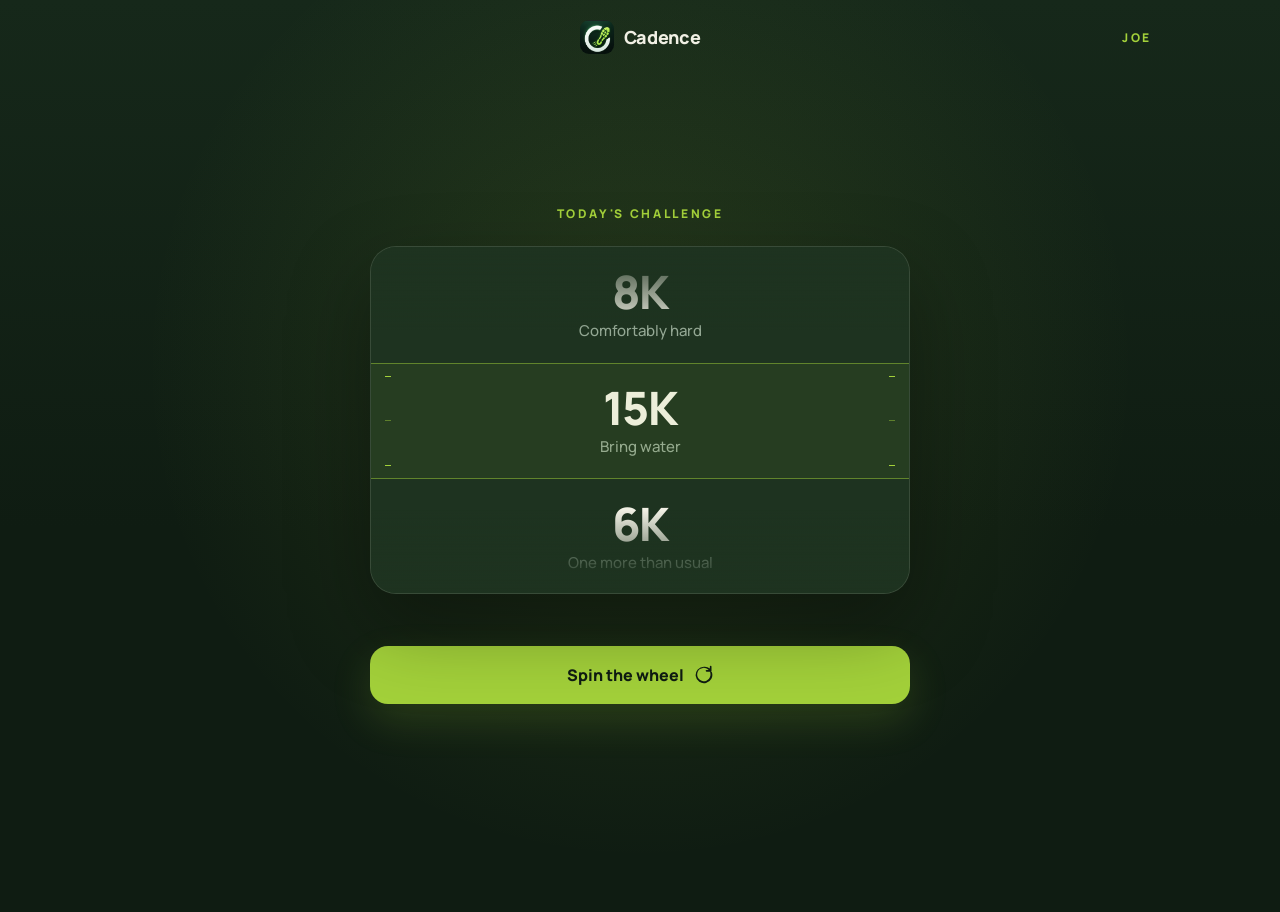
<file: wheel/index.html>
<!doctype html>
<html lang="en">
<head>
  <meta charset="utf-8">
  <meta name="viewport" content="width=device-width, initial-scale=1">
  <title>Spin the Cadence Wheel</title>
  <meta name="description" content="Spin the Cadence challenge wheel and let the run choose you.">
  <meta name="theme-color" content="#0f1c12">
  <meta property="og:type" content="website">
  <meta property="og:title" content="Spin the Cadence Wheel">
  <meta property="og:description" content="No negotiating. Spin once and run what lands.">
  <meta property="og:image" content="https://cadencerun.app/images/logo.png">
  <link rel="icon" href="../images/logo.png" type="image/png">
  <link rel="apple-touch-icon" href="../images/logo.png">
  <link rel="preconnect" href="https://fonts.googleapis.com">
  <link rel="preconnect" href="https://fonts.gstatic.com" crossorigin>
  <link href="https://fonts.googleapis.com/css2?family=Manrope:wght@400;500;600;700;800&display=swap" rel="stylesheet">
  <link rel="stylesheet" href="../assets/css/wheel.css">
  <script src="../assets/js/attribution.js"></script>
  <script src="../assets/js/wheel.js" defer></script>
</head>
<body>
  <main class="wheel-page">
    <header class="wheel-nav">
      <a class="brand" href="../" aria-label="Cadence home">
        <img src="../images/logo.png" alt="" width="34" height="34">
        <span>Cadence</span>
      </a>
      <span class="tier">JOE</span>
    </header>

    <section class="challenge" aria-labelledby="wheel-title">
      <div class="challenge-copy">
        <p class="eyebrow" id="wheel-title">TODAY'S CHALLENGE</p>
      </div>

      <div class="reel-shell" id="reel-shell">
        <div class="reel-window" aria-hidden="true">
          <div class="reel-strand" id="reel-strand"></div>
          <div class="landing-band">
            <span class="ticks ticks-left"></span>
            <span class="ticks ticks-right"></span>
          </div>
          <div class="reel-shade"></div>
        </div>

        <p class="result" id="result" role="status" aria-live="polite"></p>
        <button class="spin-button" id="spin-button" type="button">
          <span>Spin the wheel</span>
          <svg viewBox="0 0 24 24" aria-hidden="true">
            <path d="M12 2a10 10 0 1 0 9.33 6.4 1 1 0 0 0-1.87.72A8 8 0 1 1 17.7 6H15a1 1 0 0 0 0 2h5a1 1 0 0 0 1-1V2a1 1 0 1 0-2 0v2.1A9.96 9.96 0 0 0 12 2Z"/>
          </svg>
        </button>
      </div>
    </section>
  </main>
</body>
</html>
</file>
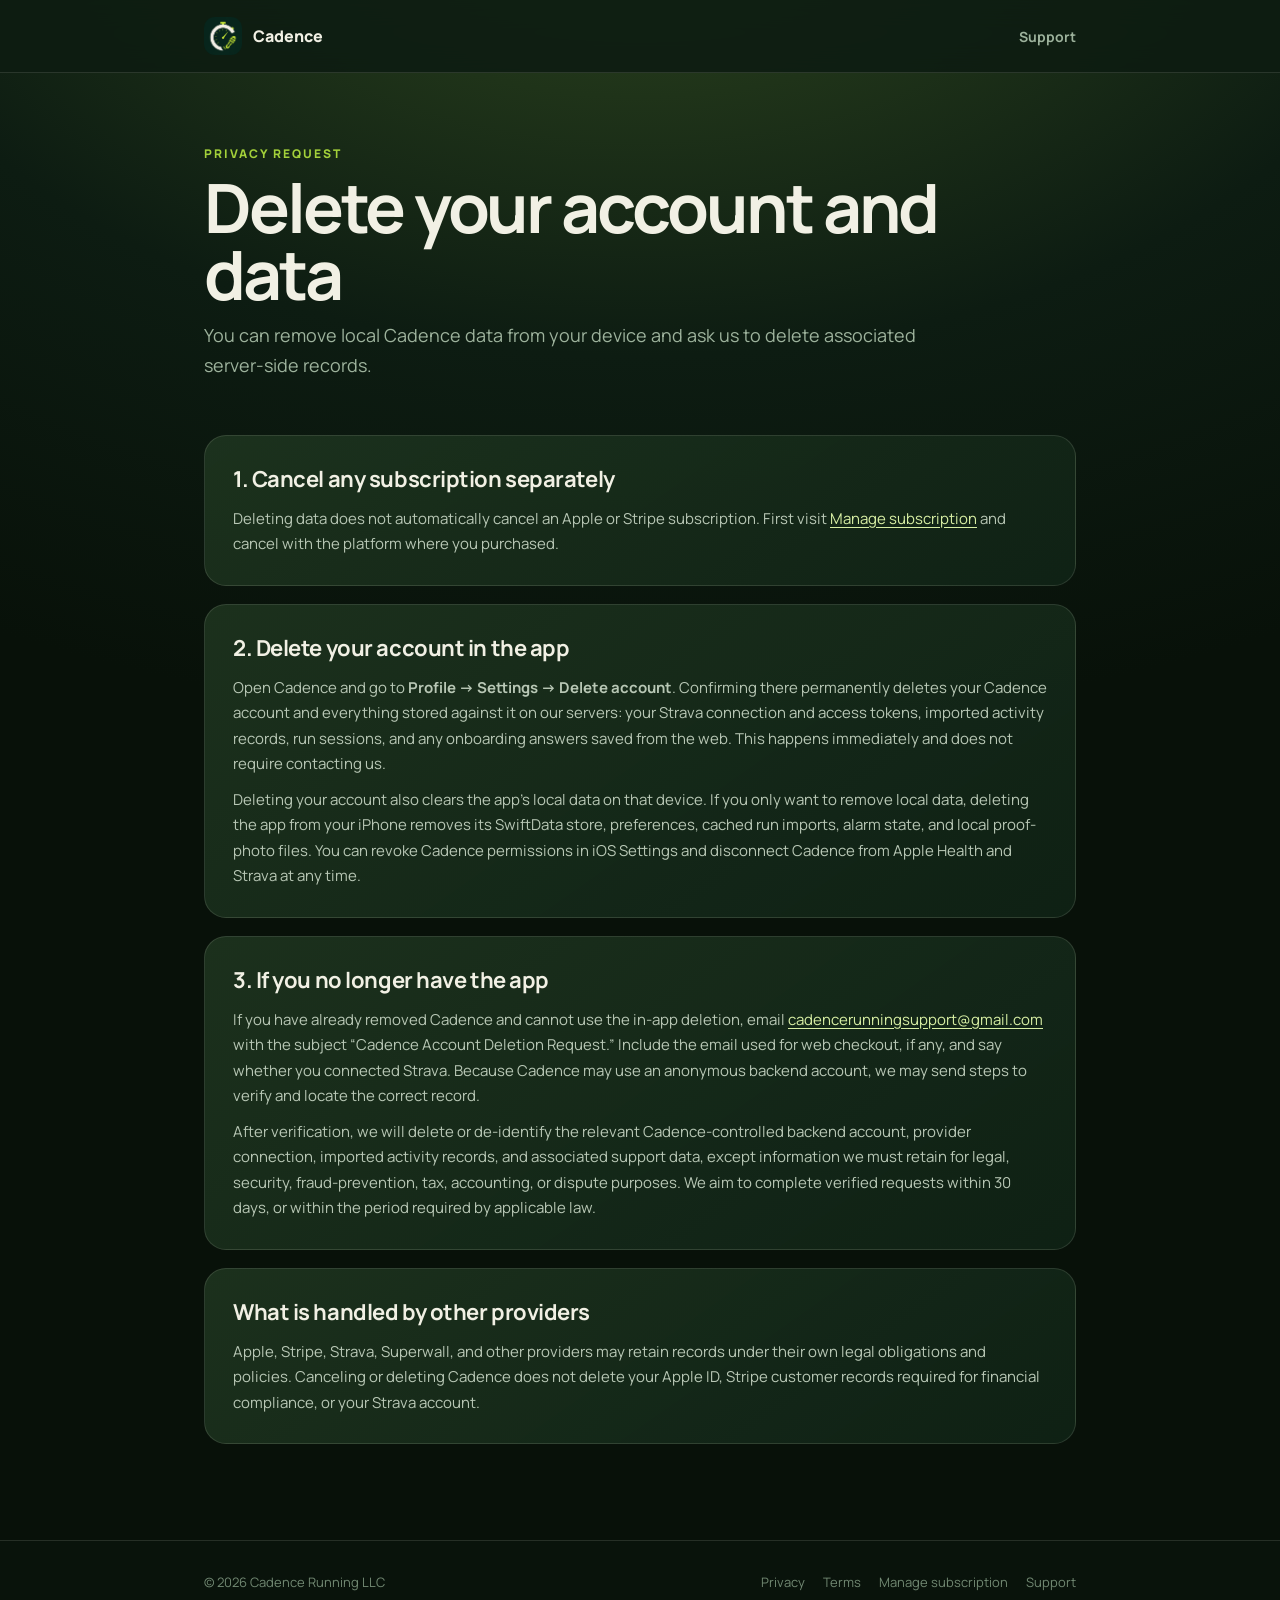
<file: account-deletion.html>
<!doctype html>
<html lang="en">
<head>
  <meta charset="utf-8">
  <meta name="viewport" content="width=device-width, initial-scale=1, viewport-fit=cover">
  <meta name="theme-color" content="#0d1c12">
  <title>Delete Your Cadence Account and Data</title>
  <meta name="description" content="Request deletion of a Cadence account and associated data.">
  <link rel="icon" href="images/app-icon.png" type="image/png">
  <link rel="preconnect" href="https://fonts.googleapis.com">
  <link rel="preconnect" href="https://fonts.gstatic.com" crossorigin>
  <link href="https://fonts.googleapis.com/css2?family=Manrope:wght@400;500;600;700;800&display=swap" rel="stylesheet">
  <link rel="stylesheet" href="assets/css/legal.css">
</head>
<body>
  <header class="site-header"><div class="inner">
    <a class="brand" href="index.html"><img src="images/app-icon.png" alt="">Cadence</a>
    <a class="header-link" href="support.html">Support</a>
  </div></header>
  <main>
    <div class="eyebrow">Privacy request</div>
    <h1>Delete your account and data</h1>
    <p class="lede">You can remove local Cadence data from your device and ask us to delete associated server-side records.</p>

    <div class="document">
      <section class="section">
        <h2>1. Cancel any subscription separately</h2>
        <p>Deleting data does not automatically cancel an Apple or Stripe subscription. First visit <a href="manage-subscription.html">Manage subscription</a> and cancel with the platform where you purchased.</p>
      </section>
      <section class="section">
        <h2>2. Delete your account in the app</h2>
        <p>Open Cadence and go to <strong>Profile → Settings → Delete account</strong>. Confirming there permanently deletes your Cadence account and everything stored against it on our servers: your Strava connection and access tokens, imported activity records, run sessions, and any onboarding answers saved from the web. This happens immediately and does not require contacting us.</p>
        <p>Deleting your account also clears the app's local data on that device. If you only want to remove local data, deleting the app from your iPhone removes its SwiftData store, preferences, cached run imports, alarm state, and local proof-photo files. You can revoke Cadence permissions in iOS Settings and disconnect Cadence from Apple Health and Strava at any time.</p>
      </section>
      <section class="section">
        <h2>3. If you no longer have the app</h2>
        <p>If you have already removed Cadence and cannot use the in-app deletion, email <a href="mailto:cadencerunningsupport@gmail.com?subject=Cadence%20Account%20Deletion%20Request">cadencerunningsupport@gmail.com</a> with the subject “Cadence Account Deletion Request.” Include the email used for web checkout, if any, and say whether you connected Strava. Because Cadence may use an anonymous backend account, we may send steps to verify and locate the correct record.</p>
        <p>After verification, we will delete or de-identify the relevant Cadence-controlled backend account, provider connection, imported activity records, and associated support data, except information we must retain for legal, security, fraud-prevention, tax, accounting, or dispute purposes. We aim to complete verified requests within 30 days, or within the period required by applicable law.</p>
      </section>
      <section class="section">
        <h2>What is handled by other providers</h2>
        <p>Apple, Stripe, Strava, Superwall, and other providers may retain records under their own legal obligations and policies. Canceling or deleting Cadence does not delete your Apple ID, Stripe customer records required for financial compliance, or your Strava account.</p>
      </section>
    </div>
  </main>
  <footer class="site-footer"><div class="inner">
    <span>© 2026 Cadence Running LLC</span>
    <nav><a href="privacy.html">Privacy</a><a href="terms.html">Terms</a><a href="manage-subscription.html">Manage subscription</a><a href="support.html">Support</a></nav>
  </div></footer>
</body>
</html>
</file>
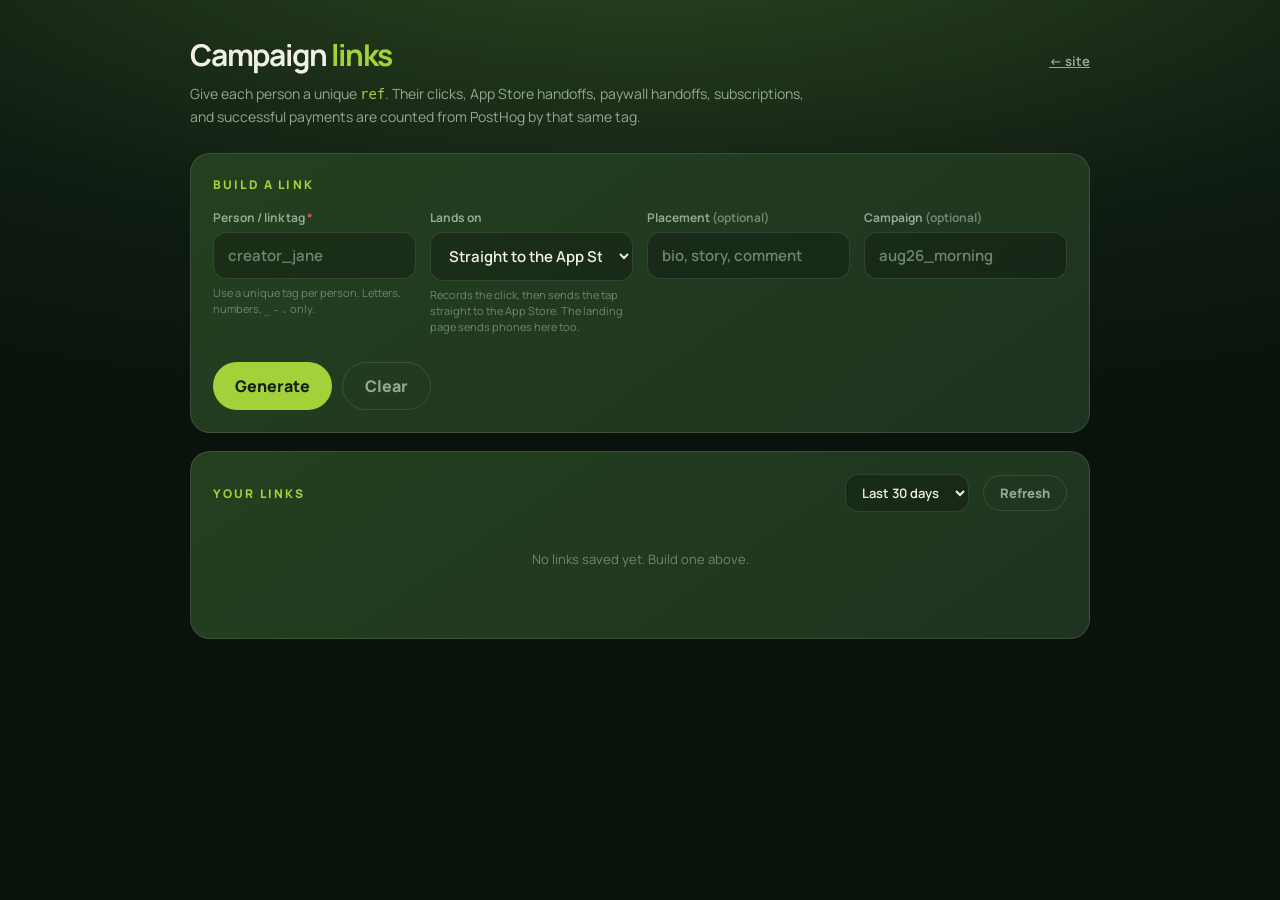
<file: admin.html>
<!doctype html>
<html lang="en">
<head>
<meta charset="utf-8">
<meta name="viewport" content="width=device-width,initial-scale=1">
<!-- Served from a public static host, marked noindex, and containing no
     credential of any kind. Link building runs entirely in the browser.
     The stats it reads are unauthenticated by choice — see the Worker's
     /stats handler — so what anyone finding this page can learn is aggregate
     counts per tag, never the PostHog key that produced them. -->
<meta name="robots" content="noindex,nofollow">
<title>Cadence — Campaign links</title>
<link rel="preconnect" href="https://fonts.googleapis.com">
<link rel="preconnect" href="https://fonts.gstatic.com" crossorigin>
<link href="https://fonts.googleapis.com/css2?family=Manrope:wght@400;500;600;700;800&display=swap" rel="stylesheet">
<style>
:root{--cream:#f1f0e4;--sage:#94a894;--dim:#6f8570;--lime:#a3d13a;--amber:#e6b23a;--danger:#df5b4e;--card:#1e3320;--raised:#24401f;--deep:#0f1c12;--line:rgba(241,240,228,.12)}
*{box-sizing:border-box}
body{margin:0;min-height:100vh;background:radial-gradient(120% 60% at 50% -10%,#2e4820 0,var(--deep) 62%,#09120b 100%);color:var(--cream);font-family:Manrope,system-ui,sans-serif;-webkit-font-smoothing:antialiased}
.wrap{max-width:940px;margin:0 auto;padding:34px 20px 80px}
header{display:flex;align-items:baseline;justify-content:space-between;gap:16px;flex-wrap:wrap;margin-bottom:8px}
h1{font-size:30px;letter-spacing:-.04em;margin:0}
h1 .accent{color:var(--lime)}
.lede{color:var(--sage);font-size:14px;line-height:1.55;margin:6px 0 26px;max-width:640px}
.card{background:linear-gradient(145deg,var(--raised),var(--card));border:1px solid var(--line);border-radius:20px;padding:22px;margin-bottom:18px}
h2{font-size:12px;font-weight:800;letter-spacing:.18em;text-transform:uppercase;color:var(--lime);margin:0 0 16px}
label{display:block;font-size:12px;font-weight:700;color:var(--sage);margin:0 0 6px}
.grid{display:grid;grid-template-columns:repeat(auto-fit,minmax(190px,1fr));gap:14px}
input,select{width:100%;border:1.5px solid var(--line);border-radius:13px;background:rgba(0,0,0,.25);color:var(--cream);padding:12px 14px;font:inherit;font-size:15px;font-weight:600;outline:none}
input:focus,select:focus{border-color:var(--lime)}
input::placeholder{color:var(--dim)}
.hint{font-size:11px;color:var(--dim);margin-top:6px;line-height:1.45}
.row{display:flex;gap:10px;flex-wrap:wrap;margin-top:16px}
button{border:0;border-radius:999px;padding:12px 22px;font:inherit;font-weight:800;cursor:pointer}
.primary{background:var(--lime);color:#10200c}
.primary:disabled{opacity:.35;cursor:not-allowed}
.ghost{background:transparent;color:var(--sage);border:1px solid var(--line)}
.danger{background:transparent;color:var(--danger);border:1px solid rgba(223,91,78,.3);padding:8px 14px;font-size:12px}
.out{margin-top:16px;display:none}
.out.on{display:block}
.url{display:flex;gap:10px;align-items:center;background:rgba(0,0,0,.3);border:1px solid rgba(163,209,58,.3);border-radius:13px;padding:12px 14px;overflow-x:auto}
.url code{font-family:ui-monospace,SFMono-Regular,Menlo,monospace;font-size:13px;color:var(--lime);white-space:nowrap}
.links{display:grid;gap:12px}
.link{border:1px solid var(--line);border-radius:16px;padding:16px;background:rgba(0,0,0,.18)}
.link-head{display:flex;align-items:center;gap:10px;flex-wrap:wrap}
.tag{font-size:15px;font-weight:800}
.meta{font-size:11px;color:var(--dim);margin-left:auto}
.link code{display:block;font-family:ui-monospace,SFMono-Regular,Menlo,monospace;font-size:12px;color:var(--sage);margin:9px 0 0;word-break:break-all;line-height:1.5}
.funnel{display:grid;grid-template-columns:repeat(5,1fr);gap:8px;margin-top:14px}
.stat{background:var(--raised);border-radius:12px;padding:11px 8px;text-align:center}
.stat strong{display:block;font-size:22px;color:var(--lime);line-height:1.1}
.stat span{display:block;font-size:9px;color:var(--sage);margin-top:4px;letter-spacing:.04em;text-transform:uppercase}
.stat.drop strong{color:var(--amber)}
.empty{color:var(--dim);font-size:13px;text-align:center;padding:22px 0}
.note{font-size:12px;line-height:1.6;color:var(--sage);background:rgba(163,209,58,.07);border:1px solid rgba(163,209,58,.2);border-radius:13px;padding:13px 15px;margin-top:14px}
.note.warn{background:rgba(230,178,58,.08);border-color:rgba(230,178,58,.25);color:#e8cf95}
.status{font-size:12px;color:var(--dim);margin-top:10px;min-height:16px}
.status.err{color:var(--danger)}
@media(max-width:900px){.funnel{grid-template-columns:repeat(2,1fr)}}@media(max-width:560px){.funnel{grid-template-columns:1fr}}
</style>
</head>
<body>
<div class="wrap">

  <header>
    <h1>Campaign <span class="accent">links</span></h1>
    <a href="index.html" style="color:var(--sage);font-size:13px;font-weight:700">← site</a>
  </header>
  <p class="lede">Give each person a unique <code style="color:var(--lime)">ref</code>. Their clicks, App Store handoffs,
  paywall handoffs, subscriptions, and successful payments are counted from PostHog by that same tag.</p>

  <section class="card">
    <h2>Build a link</h2>
    <div class="grid">
      <div>
        <label for="ref">Person / link tag <span style="color:var(--danger)">*</span></label>
        <input id="ref" placeholder="creator_jane" autocomplete="off">
        <p class="hint">Use a unique tag per person. Letters, numbers, <code>_</code> <code>-</code> <code>.</code> only.</p>
      </div>
      <div>
        <label for="dest">Lands on</label>
        <select id="dest">
          <option value="/get">Straight to the App Store — for bios</option>
          <option value="/">Landing page</option>
          <option value="/onboarding.html">Onboarding directly</option>
        </select>
        <p class="hint" id="dest-hint">Records the click, then sends the tap straight to the App Store. The landing page sends phones here too.</p>
      </div>
      <div>
        <label for="medium">Placement <span style="color:var(--dim)">(optional)</span></label>
        <input id="medium" placeholder="bio, story, comment" autocomplete="off">
      </div>
      <div>
        <label for="campaign">Campaign <span style="color:var(--dim)">(optional)</span></label>
        <input id="campaign" placeholder="aug26_morning" autocomplete="off">
      </div>
    </div>
    <div class="row">
      <button class="primary" id="make">Generate</button>
      <button class="ghost" id="clear">Clear</button>
    </div>
    <div class="out" id="out">
      <div class="url"><code id="url"></code></div>
      <div class="row">
        <button class="primary" id="copy">Copy</button>
        <button class="ghost" id="open">Open</button>
      </div>
      <div class="status" id="built-status"></div>
    </div>
  </section>

  <section class="card">
    <div style="display:flex;align-items:center;gap:14px;flex-wrap:wrap;margin-bottom:16px">
      <h2 style="margin:0">Your links</h2>
      <select id="days" style="width:auto;margin-left:auto;padding:8px 12px;font-size:13px">
        <option value="7">Last 7 days</option>
        <option value="30" selected>Last 30 days</option>
        <option value="90">Last 90 days</option>
      </select>
      <button class="ghost" id="refresh" style="padding:8px 16px;font-size:13px">Refresh</button>
    </div>
    <div class="links" id="list"></div>
    <div class="empty" id="empty">No links saved yet. Build one above.</div>
    <div class="status" id="stats-status"></div>
  </section>

</div>

<script>
(function () {
  'use strict';

  // Where the site actually lives. Links must be built against the real domain
  // even when this page is opened from localhost during setup, or every link
  // generated while testing would point somewhere that does not exist.
  var SITE = 'https://cadencerun.app';
  var WORKER = 'https://cadence-stripe-posthog.cadencerunningsupport.workers.dev';
  var STORE = 'cadence_admin_links_v1';

  var $ = function (id) { return document.getElementById(id); };
  var built = null;

  function clean(v) { return String(v || '').trim(); }
  function validRef(v) { return /^[A-Za-z0-9_.-]{1,64}$/.test(v); }

  function build() {
    var ref = clean($('ref').value);
    if (!validRef(ref)) {
      say('built-status', 'Tag must be 1–64 characters: letters, numbers, _ - . only.', true);
      return null;
    }
    var u = new URL(SITE + $('dest').value);
    u.searchParams.set('ref', ref);
    // utm_source is filled from `ref` by attribution.js, so setting it here
    // would only duplicate it. Medium and campaign have no such shorthand.
    var medium = clean($('medium').value);
    var campaign = clean($('campaign').value);
    if (medium) u.searchParams.set('utm_medium', medium);
    if (campaign) u.searchParams.set('utm_campaign', campaign);
    return { ref: ref, url: u.toString(), created: Date.now() };
  }

  function say(id, msg, isErr) {
    var el = $(id);
    el.textContent = msg || '';
    el.className = 'status' + (isErr ? ' err' : '');
  }

  function saveLink(link) {
    var all = load();
    var previous = all.find(function (l) { return l.ref === link.ref; });
    var saved = Object.assign({}, link, {
      // A creator tag is the stable identity for its stats. Regenerating it can
      // update the destination without pretending the link was first created
      // today.
      created: previous && previous.created ? previous.created : link.created,
      updated: Date.now()
    });
    all = all.filter(function (l) { return l.ref !== saved.ref; });
    all.unshift(saved);
    localStorage.setItem(STORE, JSON.stringify(all));
    built = saved;
  }

  $('make').onclick = function () {
    built = build();
    if (!built) return;
    saveLink(built);
    $('url').textContent = built.url;
    $('out').classList.add('on');
    say('built-status', 'Saved automatically — live tracking is shown below.');
    render();
    loadStats();
  };

  $('clear').onclick = function () {
    ['ref', 'medium', 'campaign'].forEach(function (i) { $(i).value = ''; });
    $('out').classList.remove('on');
    built = null;
  };

  $('copy').onclick = function () {
    if (!built) return;
    navigator.clipboard.writeText(built.url).then(
      function () { say('built-status', 'Copied.'); },
      function () { say('built-status', 'Copy failed — select the text above.', true); }
    );
  };

  $('open').onclick = function () {
    if (built) window.open(built.url, '_blank', 'noopener');
  };

  function load() {
    try { return JSON.parse(localStorage.getItem(STORE) || '[]'); } catch (e) { return []; }
  }

  function fmtDate(ts) {
    try { return new Date(ts).toLocaleDateString(undefined, { month: 'short', day: 'numeric', year: 'numeric' }); }
    catch (e) { return ''; }
  }

  function render() {
    var all = load();
    var list = $('list');
    list.innerHTML = '';
    $('empty').style.display = all.length ? 'none' : 'block';

    all.forEach(function (l) {
      var el = document.createElement('div');
      el.className = 'link';
      el.innerHTML =
        '<div class="link-head"><span class="tag">' + esc(l.ref) + '</span>' +
        '<span class="meta">' + fmtDate(l.created) + '</span></div>' +
        '<code>' + esc(l.url) + '</code>' +
        '<div class="funnel" data-funnel="' + esc(l.ref) + '">' + blanks() + '</div>' +
        '<div class="row"><button class="ghost copy-one">Copy</button>' +
        '<button class="danger del">Remove</button></div>';
      el.querySelector('.copy-one').onclick = function () { navigator.clipboard.writeText(l.url); };
      el.querySelector('.del').onclick = function () {
        // Removing a link removes it from this list only. The tag keeps
        // working and PostHog keeps counting it — anything already printed on
        // a flyer does not stop being tracked because a row was tidied away.
        if (!confirm('Remove "' + l.ref + '" from this list?\n\nThe link keeps working and its data is kept in PostHog.')) return;
        var kept = load().filter(function (x) { return x.ref !== l.ref; });
        localStorage.setItem(STORE, JSON.stringify(kept));
        render();
        loadStats();
      };
      list.appendChild(el);
    });
  }

  var STEPS = [
    ['clicks', 'Clicks'],
    ['downloads', 'Downloads'],
    ['paywall_views', 'Paywall views'],
    ['subscriptions', 'Subscriptions'],
    ['payments', 'Payments']
  ];

  function blanks() {
    return STEPS.map(function (s) {
      return '<div class="stat"><strong>–</strong><span>' + s[1] + '</span></div>';
    }).join('');
  }

  function esc(s) {
    return String(s).replace(/[&<>"']/g, function (c) {
      return { '&': '&amp;', '<': '&lt;', '>': '&gt;', '"': '&quot;', "'": '&#39;' }[c];
    });
  }

  // Stats are fetched per link rather than in one call. There is no batch
  // endpoint, and a handful of links is few enough that the simplicity is worth
  // more than the round trips.
  function loadStats() {
    var all = load();
    if (!all.length) { say('stats-status', ''); return; }

    var days = $('days').value;
    say('stats-status', 'Loading…');

    Promise.all(all.map(function (l) {
      return fetch(WORKER + '/stats?ref=' + encodeURIComponent(l.ref) + '&days=' + days).then(function (r) {
        return r.json().then(function (b) { return { ok: r.ok, body: b, ref: l.ref }; });
      }).catch(function () {
        return { ok: false, body: { error: 'network' }, ref: l.ref };
      });
    })).then(function (results) {
      var failed = results.filter(function (r) { return !r.ok; });
      results.forEach(function (r) {
        var box = document.querySelector('[data-funnel="' + CSS.escape(r.ref) + '"]');
        if (!box || !r.ok) return;
        var f = r.body.funnel || {};
        box.innerHTML = STEPS.map(function (s) {
          var v = f[s[0]] || 0;
          return '<div class="stat"><strong>' + v + '</strong><span>' + s[1] + '</span></div>';
        }).join('');
      });
      if (failed.length) {
        say('stats-status', 'Could not load: ' + (failed[0].body.error || 'unknown'), true);
      } else {
        say('stats-status', 'Updated ' + new Date().toLocaleTimeString() +
          ' · PostHog takes a few minutes to count a fresh click.');
      }
    });
  }

  $('refresh').onclick = loadStats;
  $('days').onchange = loadStats;

  // The destination decides what the numbers can possibly show, so the hint
  // changes with it: a bio link never reaches onboarding, and reading its zeros
  // as a drop-off would be wrong.
  $('dest').onchange = function () {
    var hints = {
      '/get': "Records the click, then sends the tap straight to the App Store.",
      '/': 'Desktop sees the pitch; phones are sent straight to the App Store.',
      '/onboarding.html': 'Skips the pitch and opens the flow directly.'
    };
    $('dest-hint').textContent = hints[this.value] || '';
  };

  render();
  loadStats();
})();
</script>
</body>
</html>
</file>
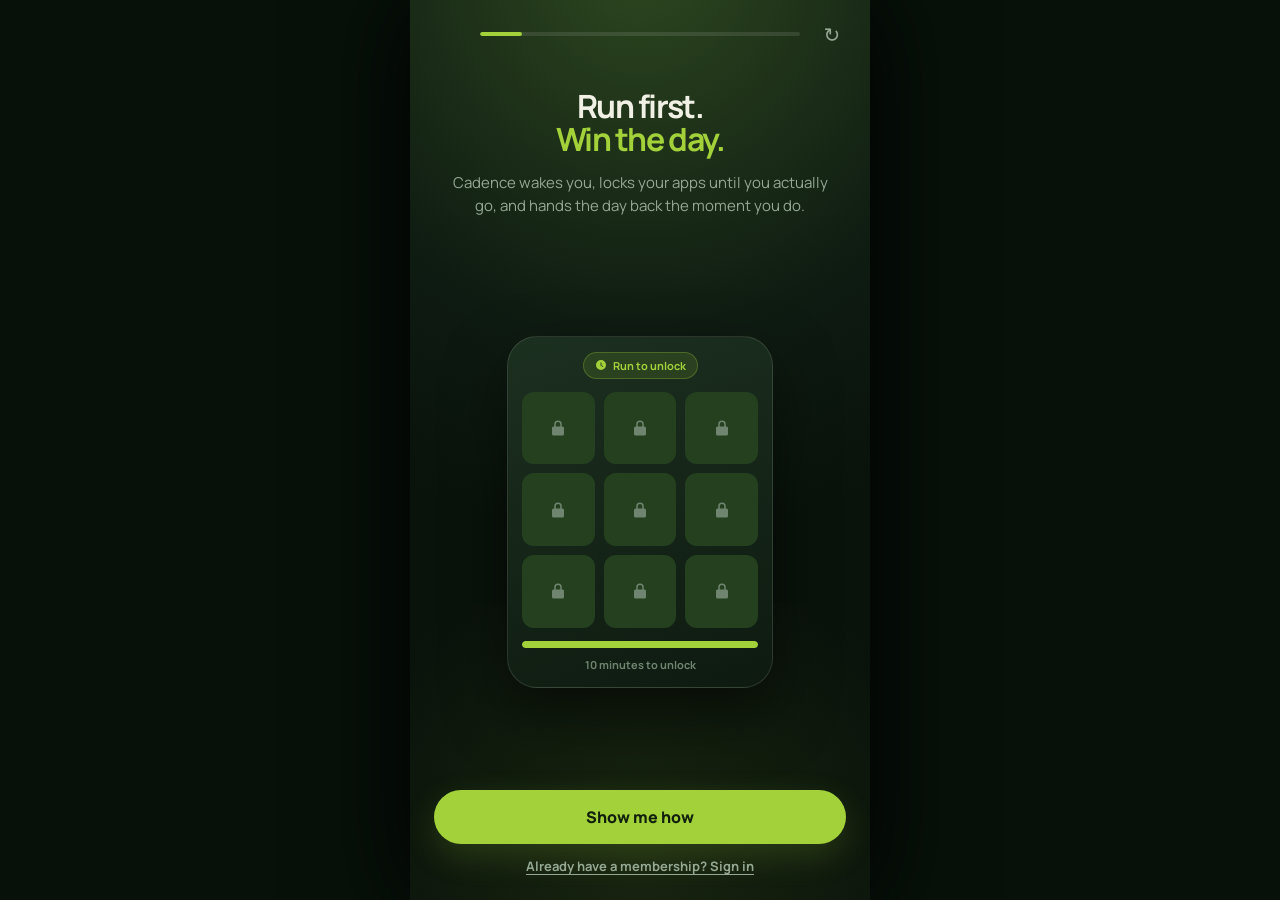
<file: landing-mobile.html>
<!DOCTYPE html>
<html lang="en">
<head>
<script>
  // Legacy inbound links land here. This page has always been mobile-only, so
  // there is no device check — everything goes straight into the onboarding
  // funnel, carrying its query string so campaign attribution survives.
  (function () {
    var target = new URL('onboarding.html', location.href);
    var params;
    try { params = new URLSearchParams(location.search); } catch (e) { params = null; }
    if (params) target.search = params.toString();
    location.replace(target.toString());
  })();
</script>
<meta charset="utf-8">
<meta name="viewport" content="width=device-width, initial-scale=1, viewport-fit=cover">
<title>Cadence — Take back your freedom one mile at a time</title>
<meta name="description" content="Set your own screen time limit. If you overstep it, Cadence locks your distracting apps until you run to earn them back.">
<meta name="theme-color" content="#0d1c12">

<!-- Canonical points to the root so SEO consolidates the desktop + mobile pages. -->
<link rel="canonical" href="https://cadencerun.app/">

<!-- Safari on iOS shows this as a native "Open in App Store" banner. -->
<!-- Smart banner removed: its "Open" prompt pulled visitors to the App Store
     before they had seen the funnel this page exists to start. -->

<meta property="og:type" content="website">
<meta property="og:title" content="Cadence — Take back your freedom one mile at a time">
<meta property="og:description" content="Set your own screen time limit. Overstep it, and you run to unlock your distracting apps.">
<meta property="og:image" content="images/logo.png">

<link rel="icon" href="images/logo.png" type="image/png">
<link rel="apple-touch-icon" href="images/logo.png">

<link rel="preconnect" href="https://fonts.googleapis.com">
<link rel="preconnect" href="https://fonts.gstatic.com" crossorigin>
<link href="https://fonts.googleapis.com/css2?family=Manrope:wght@400;500;600;700;800&display=swap" rel="stylesheet">
<style>
  *,*::before,*::after{box-sizing:border-box;margin:0;padding:0}
  :root{--green:#a3d13a;--dark:#0d1c12;--ink:#0e1c12;--cream:#f1f0e4;--muted:#9db29c;--card:#12210b;--line:#24371b}
  html{scroll-behavior:smooth;-webkit-text-size-adjust:100%}
  body{font-family:'Manrope',system-ui,sans-serif;-webkit-font-smoothing:antialiased;background:var(--dark);color:var(--cream);overflow-x:hidden}
  a{text-decoration:none;color:inherit}
  img{display:block;max-width:100%}
  .lime{color:var(--green)}
  .wrap{width:100%;max-width:440px;margin:0 auto;padding:0 20px}

  /* app store badge — black pill */
  .badge{display:inline-block;transition:transform .15s,filter .15s}
  .badge:active{transform:scale(.97)}
  .badge img{height:52px;width:auto;display:block}
  .ghost{display:inline-flex;align-items:center;justify-content:center;gap:8px;background:transparent;color:var(--cream);border:1.5px solid #2f4a24;border-radius:14px;padding:15px 22px;font-size:15px;font-weight:700}

  /* nav */
  nav{position:sticky;top:0;z-index:50;background:rgba(13,28,18,.88);backdrop-filter:blur(12px);border-bottom:1px solid rgba(255,255,255,.06)}
  nav .wrap{height:60px;display:flex;align-items:center;justify-content:space-between}
  .brand{display:flex;align-items:center;gap:9px;font-weight:800;font-size:19px;color:var(--cream)}
  .brand .ic{width:32px;height:32px;border-radius:9px;overflow:hidden;box-shadow:0 0 24px -8px rgba(163,209,58,.5)}
  .nav-cta{font-size:13px;font-weight:800;color:var(--dark);background:var(--green);border-radius:9999px;padding:9px 16px}

  /* social proof pill (top of hero) */
  .ratepill{display:inline-flex;align-items:center;gap:12px;border:1px solid rgba(255,255,255,.14);background:rgba(255,255,255,.04);border-radius:9999px;padding:7px 18px 7px 8px;margin-bottom:22px}
  .ratepill .avs{display:flex}
  .ratepill .avs img{width:30px;height:30px;border-radius:50%;border:2px solid #14251a;margin-right:-10px;object-fit:cover;background:#14251a}
  .ratepill .txt{font-size:15px;font-weight:700;color:var(--cream)}

  /* hero */
  .hero{position:relative;overflow:hidden;background:radial-gradient(130% 60% at 50% -6%,#41551f 0%,#22381b 40%,#0d1c12 78%,#081209 100%)}
  .hero .wrap{padding:26px 20px 0;text-align:center;display:flex;flex-direction:column;align-items:center}
  .hero h1{font-size:46px;font-weight:800;letter-spacing:-.035em;line-height:.94}
  .hero .sub{font-size:16px;color:var(--muted);line-height:1.45;margin:14px auto 20px;max-width:340px}
  .hero .actions{display:flex;flex-direction:column;gap:12px;width:100%;max-width:300px;align-items:center}
  .hero-stage{position:relative;width:100%;height:340px;margin-top:14px}
  .hero-stage .ph{position:absolute;border-radius:38px;background:#0a0a0b;padding:8px;box-shadow:0 0 0 2px #26331d,0 34px 70px -26px rgba(0,0,0,.9),0 0 100px -30px rgba(163,209,58,.4)}
  .hero-stage .ph .scr{border-radius:31px;overflow:hidden;background:#000;aspect-ratio:1206/2622}
  .hero-stage .ph .scr img{width:100%;height:100%;object-fit:cover;object-position:top}
  .hero-stage .ph.p1{width:190px;left:50%;margin-left:-138px;top:22px;transform:rotate(-8deg);z-index:2}
  .hero-stage .ph.p2{width:190px;left:50%;margin-left:-52px;top:0;transform:rotate(7deg);z-index:1}

  /* locks strip */
  .locks{border-top:1px solid rgba(255,255,255,.06);border-bottom:1px solid rgba(255,255,255,.06);background:#0a140c}
  .locks .wrap{padding:20px;display:flex;flex-direction:column;align-items:center;gap:12px;text-align:center}
  .locks .lbl{color:#6f8570;font-size:13px;font-weight:600}
  .locks .logos{display:flex;align-items:center;gap:20px}
  .locks .logos svg{height:26px;width:auto;display:block}

  /* feature showcase — scroll-driven sticky phone swap (matches desktop) */
  .showcase{padding:56px 0 20px}
  .showcase .kick{font-size:13px;font-weight:800;letter-spacing:.18em;text-transform:uppercase;color:var(--green);text-align:center;margin-bottom:8px}
  .showcase .head{font-size:28px;font-weight:800;letter-spacing:-.02em;text-align:center;line-height:1.1;margin-bottom:20px}
  .scroller{display:block}
  .sc-stage{position:sticky;top:64px;height:56vh;display:flex;align-items:center;justify-content:center;z-index:1}
  .sc-phone{position:relative;width:200px;border-radius:40px;background:#0a0a0b;padding:9px;box-shadow:0 0 0 2px #26331d,0 40px 80px -28px rgba(0,0,0,.9),0 0 110px -32px rgba(163,209,58,.4)}
  .sc-phone .scr{position:relative;border-radius:32px;overflow:hidden;background:#000;aspect-ratio:1206/2622}
  .sc-phone .scr img{position:absolute;inset:0;width:100%;height:100%;object-fit:cover;object-position:top;opacity:0;transform:scale(1.04);transition:opacity .5s ease,transform .6s ease}
  .sc-phone .scr img.on{opacity:1;transform:scale(1)}
  .sc-panels{margin-top:10px}
  .sc-panel{min-height:64vh;display:flex;flex-direction:column;align-items:center;justify-content:center;text-align:center;gap:14px}
  .sc-panel .idx{font-size:13px;font-weight:800;letter-spacing:.1em;color:#5f8a24}
  .sc-panel h3{font-size:26px;font-weight:800;letter-spacing:-.02em;line-height:1.05}
  .sc-panel p{font-size:16px;color:var(--muted);line-height:1.5;max-width:330px}
  .sc-panel .chips{display:flex;gap:8px;flex-wrap:wrap;justify-content:center}
  .sc-panel .chip{font-size:12px;font-weight:600;color:#cfe89a;background:rgba(163,209,58,.1);border:1px solid rgba(163,209,58,.25);border-radius:9999px;padding:6px 13px}

  /* value cards */
  .values{padding:8px 0 20px}
  .values .grid{display:flex;flex-direction:column;gap:12px}
  .vcard{background:var(--card);border:1px solid var(--line);border-radius:18px;padding:20px;display:flex;gap:15px;align-items:flex-start}
  .vcard .em{flex:none;width:44px;height:44px;border-radius:12px;background:rgba(163,209,58,.13);display:flex;align-items:center;justify-content:center}
  .vcard h4{font-size:17px;font-weight:800;margin-bottom:4px}
  .vcard p{font-size:14px;color:var(--muted);line-height:1.5}

  /* big CTA */
  .cta{position:relative;overflow:hidden;background:radial-gradient(110% 100% at 50% 0,#2a4419,#0d1c12);border-top:1px solid rgba(255,255,255,.06)}
  .cta .wrap{padding:60px 20px 40px;text-align:center;display:flex;flex-direction:column;align-items:center;gap:18px}
  .cta .ic{width:76px;height:76px;border-radius:20px;overflow:hidden;box-shadow:0 20px 50px -14px rgba(0,0,0,.6),0 0 90px -18px rgba(163,209,58,.6)}
  .cta h2{font-size:38px;font-weight:800;letter-spacing:-.03em;line-height:1}
  .cta .sub{font-size:16px;color:var(--muted)}

  /* footer */
  footer{background:#0a140c;border-top:1px solid rgba(255,255,255,.06);padding-bottom:96px}
  footer .wrap{padding:30px 20px;display:flex;flex-direction:column;gap:16px;color:#6f8570;font-size:13px;text-align:center}
  footer .brand{justify-content:center;font-size:16px}
  footer .fl{display:flex;gap:20px;justify-content:center;flex-wrap:wrap}
  footer .fl a:active{color:var(--cream)}

  /* sticky bottom download bar (mobile) */
  .dockbar{position:fixed;left:0;right:0;bottom:0;z-index:60;background:rgba(10,20,12,.92);backdrop-filter:blur(14px);border-top:1px solid rgba(255,255,255,.08);padding:12px 16px calc(12px + env(safe-area-inset-bottom))}
  .dockbar .row{max-width:440px;margin:0 auto;display:flex;align-items:center;gap:12px}
  .dockbar .ic{width:40px;height:40px;border-radius:11px;overflow:hidden;flex:none}
  .dockbar .txt{flex:1;min-width:0}
  .dockbar .txt b{font-size:14px;font-weight:800;display:block;line-height:1.15}
  .dockbar .txt span{font-size:12px;color:var(--muted)}
  .dockbar .go{flex:none;font-size:14px;font-weight:800;color:var(--dark);background:var(--green);border-radius:9999px;padding:12px 20px}

  /* wider screens: keep the mobile column centered on a branded backdrop */
  @media(min-width:600px){
    body{background:#070d08}
    .shell{max-width:440px;margin:0 auto;background:var(--dark);min-height:100vh;box-shadow:0 0 120px -20px rgba(0,0,0,.8)}
    .dockbar{max-width:440px;left:50%;transform:translateX(-50%)}
  }
</style>
</head>
<body>
<div class="shell">

<!-- NAV -->
<nav><div class="wrap">
  <a class="brand" href="#top"><span class="ic"><img src="images/app-icon.png" alt="Cadence"></span>Cadence</a>
  <a class="nav-cta" href="https://apps.apple.com/us/app/cadence-run-coach/id6783027833" target="_blank" rel="noopener">Download</a>
</div></nav>

<!-- HERO -->
<header class="hero" id="top"><div class="wrap">
  <div class="ratepill"><span class="avs"><img src="images/avatars/a1.jpg" alt=""><img src="images/avatars/a2.jpg" alt=""><img src="images/avatars/a3.jpg" alt=""></span><span class="txt">Built by college runners for everyone</span></div>
  <h1>Take back your freedom <span class="lime">one mile at a time.</span></h1>
  <p class="sub">You set your own screen time limit. If you overstep it, Cadence locks the distractions until you run to earn your freedom back.</p>
  <div class="actions">
    <a class="badge" href="https://apps.apple.com/us/app/cadence-run-coach/id6783027833" target="_blank" rel="noopener"><img src="images/app-store-badge.png" alt="Download on the App Store"></a>
  </div>
  <div class="hero-stage">
    <div class="ph p1"><div class="scr"><img src="images/screen-app-lock.png" alt="Cadence app lock"></div></div>
    <div class="ph p2"><div class="scr"><img src="images/screen-do-not-stop.png" alt="Do not stop"></div></div>
  </div>
</div></header>

<div class="locks"><div class="wrap">
  <span class="lbl">Your phone should fit into your life—not take it over</span>
  <span class="logos">
    <svg viewBox="0 0 24 24" aria-label="Instagram"><defs><radialGradient id="ig" cx="30%" cy="107%" r="150%"><stop offset="0%" stop-color="#fdf497"/><stop offset="5%" stop-color="#fdf497"/><stop offset="45%" stop-color="#fd5949"/><stop offset="60%" stop-color="#d6249f"/><stop offset="90%" stop-color="#285AEB"/></radialGradient></defs><rect x="1.5" y="1.5" width="21" height="21" rx="6" fill="url(#ig)"/><rect x="5.5" y="5.5" width="13" height="13" rx="4" fill="none" stroke="#fff" stroke-width="1.8"/><circle cx="12" cy="12" r="3.2" fill="none" stroke="#fff" stroke-width="1.8"/><circle cx="16.4" cy="7.6" r="1.1" fill="#fff"/></svg>
    <svg viewBox="0 0 24 24" aria-label="TikTok"><path d="M16.5 3c.3 2.1 1.5 3.6 3.5 3.9v2.5c-1.3.1-2.5-.3-3.6-1v5.4c0 3.2-2.4 5.4-5.3 5.4-2.7 0-4.8-2-4.8-4.7 0-2.9 2.4-4.8 5.4-4.5v2.6c-.4-.1-.8-.2-1.2-.1-1.1.1-1.9.9-1.8 2.1 0 1.1.9 1.9 2 1.9 1.2 0 2.1-.9 2.1-2.3V3h3.7z" fill="#fff"/></svg>
    <svg viewBox="0 0 24 24" aria-label="YouTube"><rect x="1" y="5" width="22" height="14" rx="4.5" fill="#FF0000"/><path d="M10 8.5l6 3.5-6 3.5z" fill="#fff"/></svg>
  </span>
</div></div>

<!-- FEATURE SHOWCASE -->
<section class="showcase" id="features"><div class="wrap">
  <div class="kick">How it works</div>
  <div class="head">Freedom starts with a limit you choose.</div>
  <div class="scroller">
    <div class="sc-stage">
      <div class="sc-phone"><div class="scr" id="stageScr">
        <img data-i="0" class="on" src="images/screen-app-lock.png" alt="App lock">
        <img data-i="1" src="images/screen-do-not-stop.png" alt="Do not stop">
        <img data-i="2" src="images/screen-training-plan.png" alt="Training plan">
        <img data-i="3" src="images/screen-ai-coach.png" alt="AI coach">
        <img data-i="4" src="images/screen-race-shape.png" alt="Race shape">
      </div></div>
    </div>
    <div class="sc-panels">
      <div class="sc-panel" data-i="0"><div class="idx">01</div><h3>Set your own boundary</h3><p>Choose the distractions that pull you in, then decide how much of your day you are willing to give them.</p></div>
      <div class="sc-panel" data-i="1"><div class="idx">02</div><h3>Overstep it, and run</h3><p>Your distractions lock and the wheel chooses a run. Finish it to earn your freedom back.</p></div>
      <div class="sc-panel" data-i="2"><div class="idx">03</div><h3>A plan that adapts to you</h3><p>Daily runs and strength work adjust automatically around your goal race, your schedule, and how you're recovering.</p></div>
      <div class="sc-panel" data-i="3"><div class="idx">04</div><h3>Coaching that actually coaches</h3><p>Get personalized guidance on form, pacing, fueling and recovery every week, tuned to your progress.</p></div>
      <div class="sc-panel" data-i="4"><div class="idx">05</div><h3>Watch your race times drop</h3><p>Cadence re-estimates your fitness after every single run, so you can see your predicted race times improve over time.</p></div>
    </div>
  </div>
</div></section>

<!-- VALUE CARDS -->
<section class="values"><div class="wrap">
  <div class="grid">
    <div class="vcard"><div class="em"><svg width="22" height="22" viewBox="0 0 24 24" fill="none" stroke="#a3d13a" stroke-width="2" stroke-linecap="round" stroke-linejoin="round"><rect x="4" y="11" width="16" height="10" rx="2"/><path d="M8 11V8a4 4 0 0 1 8 0"/></svg></div><div><h4>Break the endless scroll</h4><p>Turn an overstep into time outside the feed—and put the day back in your hands.</p></div></div>
    <div class="vcard"><div class="em"><svg width="22" height="22" viewBox="0 0 24 24" fill="none" stroke="#a3d13a" stroke-width="2" stroke-linecap="round" stroke-linejoin="round"><path d="M13 2 3 14h9l-1 8 10-12h-9z"/></svg></div><div><h4>Build a real streak</h4><p>Rank up and keep your streak alive as consistency compounds run after run.</p></div></div>
    <div class="vcard"><div class="em"><svg width="22" height="22" viewBox="0 0 24 24" fill="none" stroke="#a3d13a" stroke-width="2" stroke-linecap="round" stroke-linejoin="round"><path d="M20 6 9 17l-5-5"/></svg></div><div><h4>Free for 3 days</h4><p>Try everything with no commitment. Cancel anytime before the trial ends.</p></div></div>
  </div>
</div></section>

<!-- BIG CTA -->
<section class="cta" id="download"><div class="wrap">
  <div class="ic"><img src="images/app-icon.png" alt="Cadence"></div>
  <h2>Your time belongs<br><span class="lime">to you.</span></h2>
  <p class="sub">Try Cadence free for 3 days.</p>
  <a class="badge" href="https://apps.apple.com/us/app/cadence-run-coach/id6783027833" target="_blank" rel="noopener"><img src="images/app-store-badge.png" alt="Download on the App Store"></a>
</div></section>

<!-- FOOTER -->
<footer><div class="wrap">
  <div class="brand" style="display:flex;align-items:center;gap:10px;font-weight:800"><span style="width:26px;height:26px;border-radius:8px;overflow:hidden;display:inline-block"><img src="images/app-icon.png" alt=""></span>Cadence</div>
  <div class="fl">
    <a href="https://apps.apple.com/us/app/cadence-run-coach/id6783027833" target="_blank" rel="noopener">App Store</a>
    <a href="#features">Features</a>
    <a href="manage-subscription.html">Manage subscription</a>
    <a href="mailto:cadencerunningsupport@gmail.com">Contact</a>
    <a href="privacy.html">Privacy</a>
    <a href="terms.html">Terms</a>
  </div>
  <div>© 2026 Cadence. For educational and fitness use.</div>
</div></footer>

</div>

<script>
  const scImgs=[...document.querySelectorAll('#stageScr img')];
  const scPanels=[...document.querySelectorAll('.sc-panel')];
  function scSet(i){scImgs.forEach(im=>im.classList.toggle('on',+im.dataset.i===i))}
  const scIO=new IntersectionObserver(es=>{es.forEach(e=>{if(e.isIntersecting)scSet(+e.target.dataset.i)})},{rootMargin:'-45% 0px -45% 0px',threshold:0});
  scPanels.forEach(p=>scIO.observe(p));
</script>
<!-- STICKY DOWNLOAD DOCK -->
<div class="dockbar"><div class="row">
  <span class="ic"><img src="images/app-icon.png" alt="Cadence"></span>
  <span class="txt"><b>Cadence</b><span>Free for 3 days</span></span>
  <a class="go" href="https://apps.apple.com/us/app/cadence-run-coach/id6783027833" target="_blank" rel="noopener">Get</a>
</div></div>

</body>
</html>
</file>
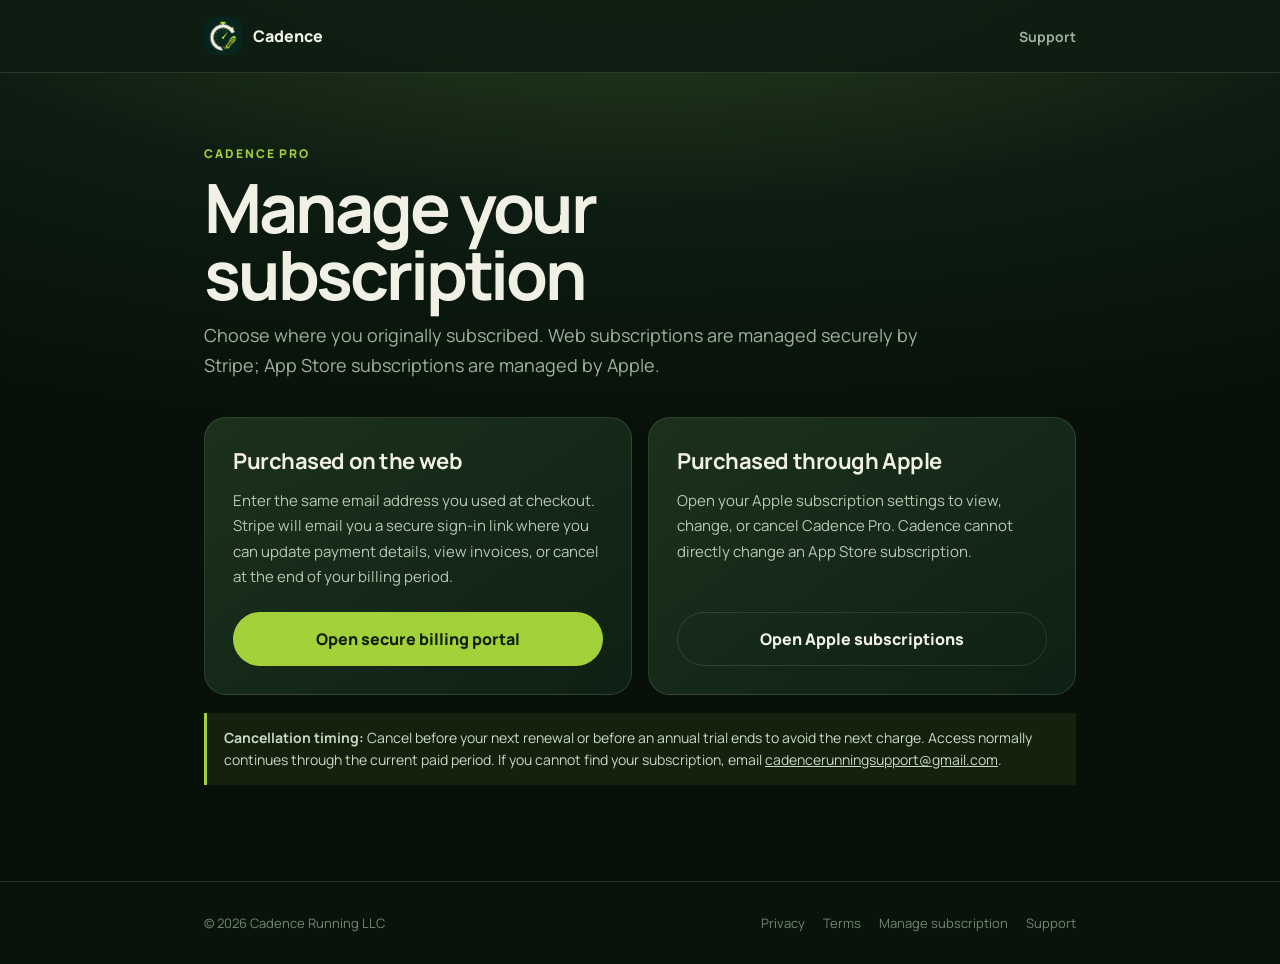
<file: manage-subscription.html>
<!doctype html>
<html lang="en">
<head>
  <meta charset="utf-8">
  <meta name="viewport" content="width=device-width, initial-scale=1, viewport-fit=cover">
  <meta name="theme-color" content="#0d1c12">
  <title>Manage Your Cadence Subscription</title>
  <meta name="description" content="Manage or cancel a Cadence Pro subscription purchased on the web or through Apple.">
  <link rel="icon" href="images/app-icon.png" type="image/png">
  <link rel="preconnect" href="https://fonts.googleapis.com">
  <link rel="preconnect" href="https://fonts.gstatic.com" crossorigin>
  <link href="https://fonts.googleapis.com/css2?family=Manrope:wght@400;500;600;700;800&display=swap" rel="stylesheet">
  <link rel="stylesheet" href="assets/css/legal.css">
</head>
<body>
  <header class="site-header"><div class="inner">
    <a class="brand" href="index.html"><img src="images/app-icon.png" alt="">Cadence</a>
    <a class="header-link" href="support.html">Support</a>
  </div></header>
  <main>
    <div class="eyebrow">Cadence Pro</div>
    <h1>Manage your subscription</h1>
    <p class="lede">Choose where you originally subscribed. Web subscriptions are managed securely by Stripe; App Store subscriptions are managed by Apple.</p>

    <div class="actions">
      <section class="action-card">
        <h2>Purchased on the web</h2>
        <p>Enter the same email address you used at checkout. Stripe will email you a secure sign-in link where you can update payment details, view invoices, or cancel at the end of your billing period.</p>
        <a class="button" href="https://billing.stripe.com/p/login/28E9ATgP1fl68W49Oxa7C00" rel="noopener">Open secure billing portal</a>
      </section>
      <section class="action-card">
        <h2>Purchased through Apple</h2>
        <p>Open your Apple subscription settings to view, change, or cancel Cadence Pro. Cadence cannot directly change an App Store subscription.</p>
        <a class="button secondary" href="https://apps.apple.com/account/subscriptions" rel="noopener">Open Apple subscriptions</a>
      </section>
    </div>
    <div class="notice"><strong>Cancellation timing:</strong> Cancel before your next renewal or before an annual trial ends to avoid the next charge. Access normally continues through the current paid period. If you cannot find your subscription, email <a href="mailto:cadencerunningsupport@gmail.com">cadencerunningsupport@gmail.com</a>.</div>
  </main>
  <footer class="site-footer"><div class="inner">
    <span>© 2026 Cadence Running LLC</span>
    <nav><a href="privacy.html">Privacy</a><a href="terms.html">Terms</a><a href="manage-subscription.html">Manage subscription</a><a href="support.html">Support</a></nav>
  </div></footer>
</body>
</html>
</file>
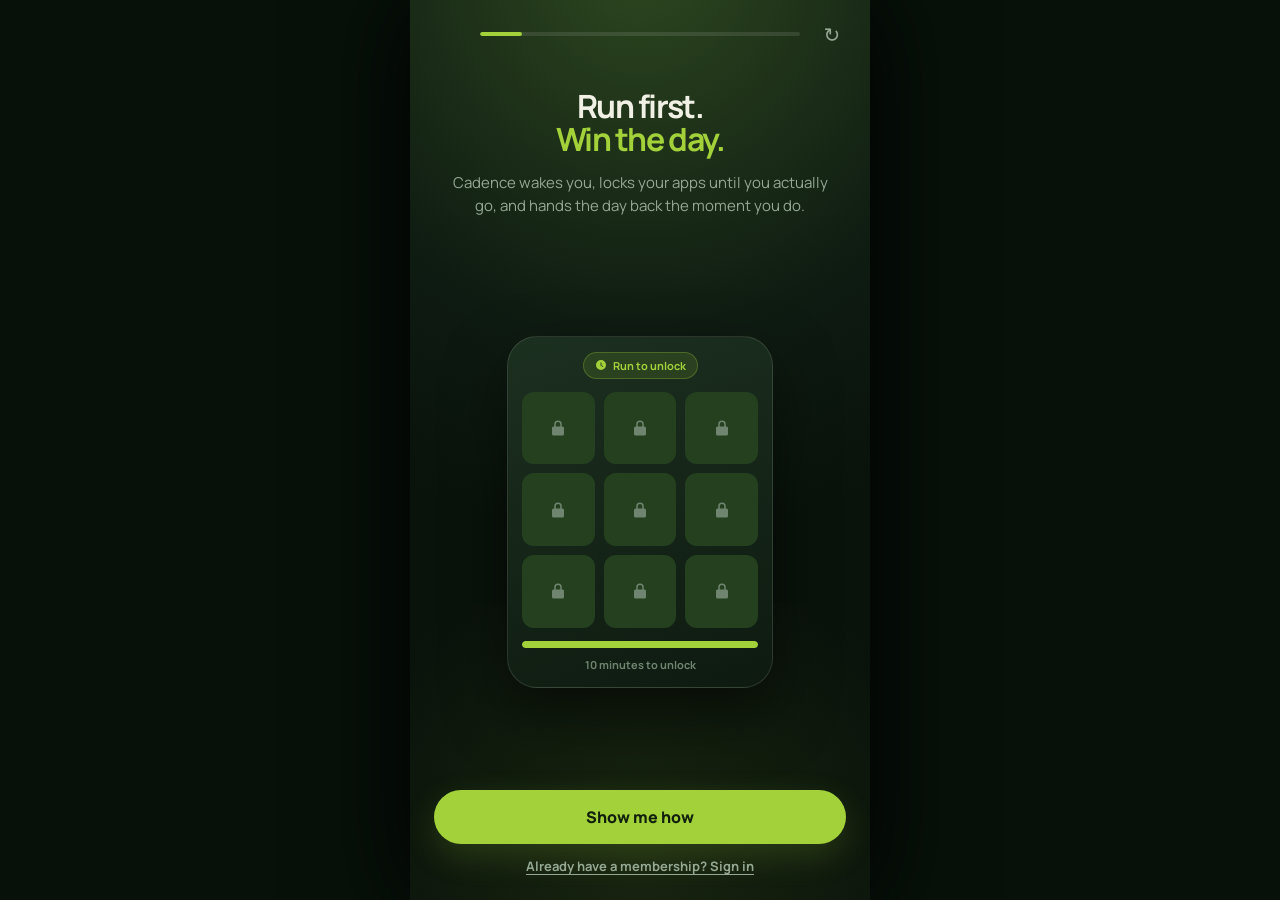
<file: onboarding.html>
<!doctype html>
<html lang="en">
<head>
  <meta charset="utf-8">
  <meta name="viewport" content="width=device-width, initial-scale=1, viewport-fit=cover">
  <meta name="theme-color" content="#0f1c12">
  <meta name="description" content="Build your Cadence morning running system.">
  <title>Cadence — Run first. Win the day.</title>
  <link rel="icon" href="images/app-icon.png" type="image/png">
  <link rel="preconnect" href="https://fonts.googleapis.com">
  <link rel="preconnect" href="https://fonts.gstatic.com" crossorigin>
  <link href="https://fonts.googleapis.com/css2?family=Manrope:wght@400;500;600;700;800&display=swap" rel="stylesheet">
  <link rel="stylesheet" href="assets/css/onboarding.css">
  <!-- Not deferred: onboarding.js calls cadenceTrack on its first render, so
       the campaign super properties have to be registered before then. -->
  <script src="assets/js/attribution.js"></script>
</head>
<body>
  <main class="app" id="app" aria-live="polite">
    <header class="topbar">
      <button class="icon-button" id="back" aria-label="Go back">&#8592;</button>
      <div class="progress" aria-label="Onboarding progress"><span id="progressFill"></span></div>
      <button class="icon-button restart" id="restart" aria-label="Restart onboarding">&#8635;</button>
    </header>
    <section class="screen" id="screen"></section>
  </main>
  <noscript>JavaScript is required to complete Cadence onboarding.</noscript>
  <script src="assets/js/onboarding.js" defer></script>
</body>
</html>
</file>
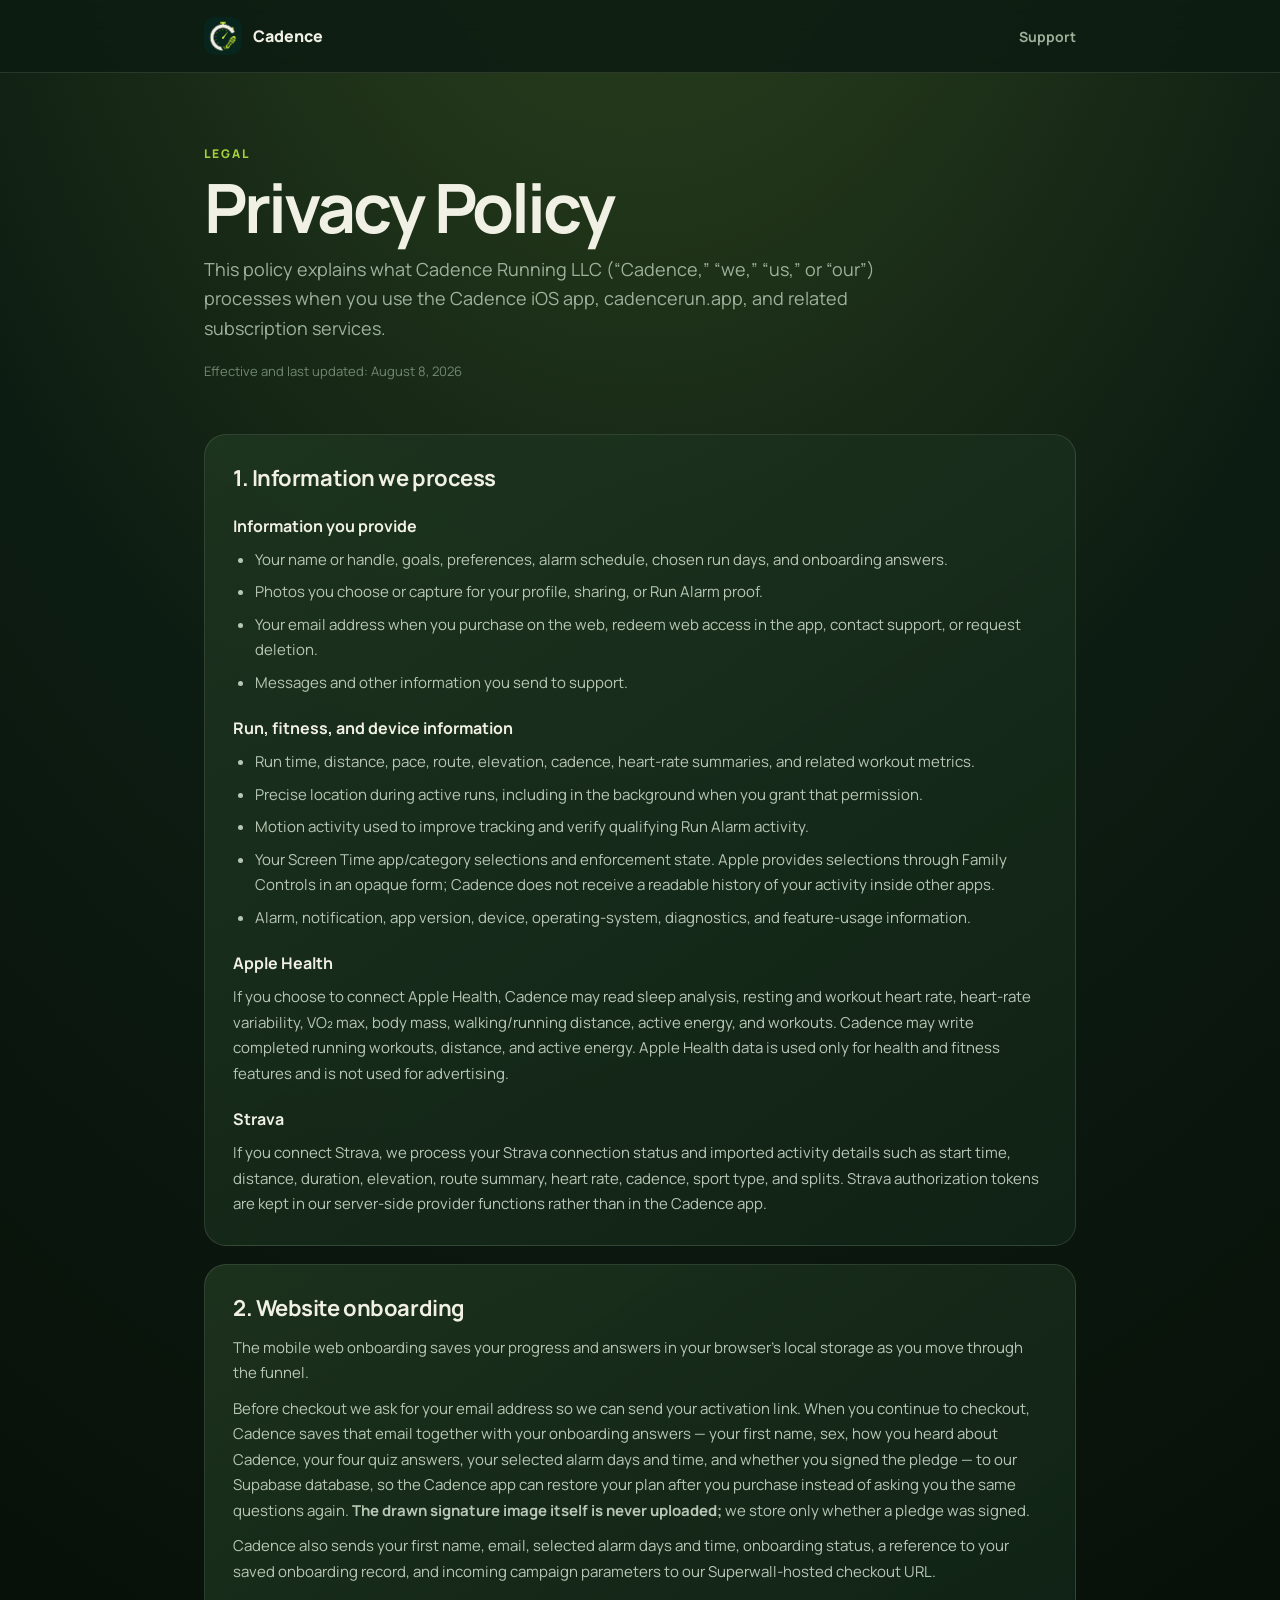
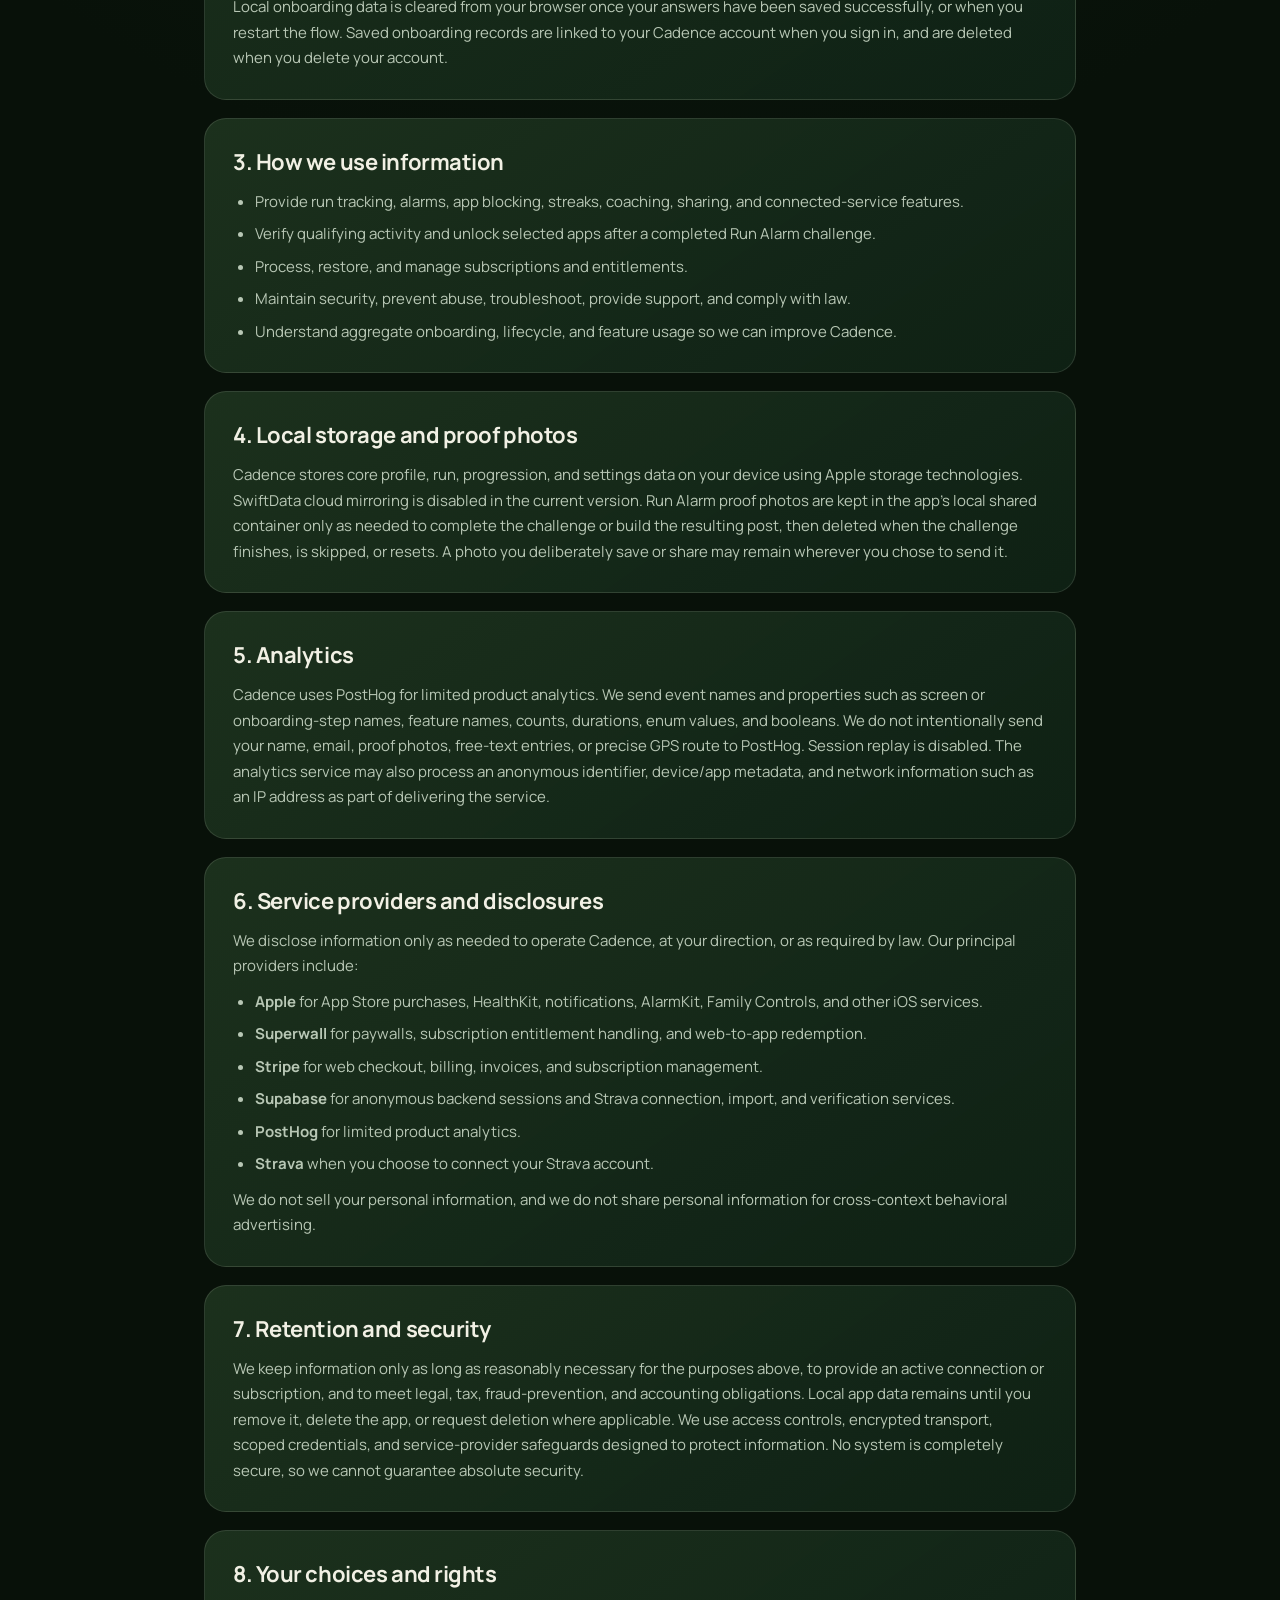
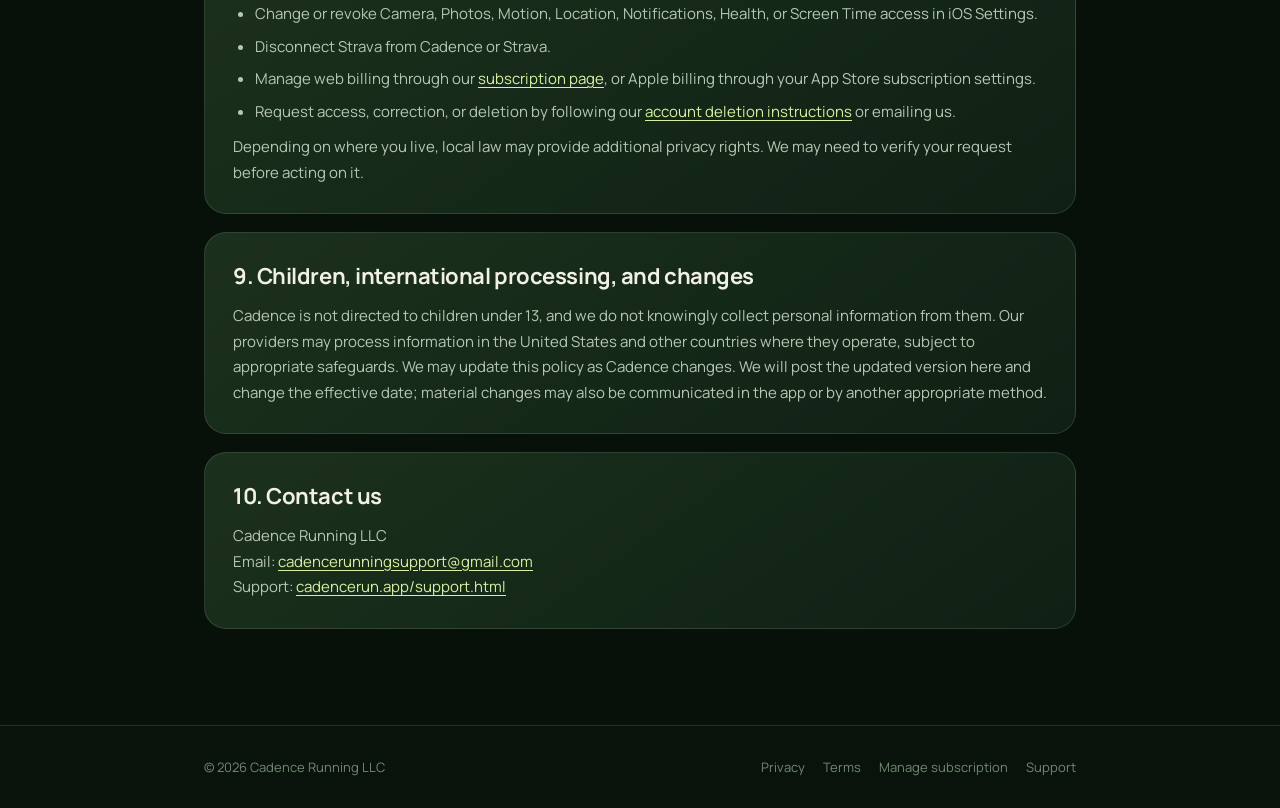
<file: privacy.html>
<!doctype html>
<html lang="en">
<head>
  <meta charset="utf-8">
  <meta name="viewport" content="width=device-width, initial-scale=1, viewport-fit=cover">
  <meta name="theme-color" content="#0d1c12">
  <title>Privacy Policy — Cadence</title>
  <meta name="description" content="How Cadence Running LLC collects, uses, and protects information in the Cadence app and website.">
  <link rel="icon" href="images/app-icon.png" type="image/png">
  <link rel="preconnect" href="https://fonts.googleapis.com">
  <link rel="preconnect" href="https://fonts.gstatic.com" crossorigin>
  <link href="https://fonts.googleapis.com/css2?family=Manrope:wght@400;500;600;700;800&display=swap" rel="stylesheet">
  <link rel="stylesheet" href="assets/css/legal.css">
</head>
<body>
  <header class="site-header"><div class="inner">
    <a class="brand" href="index.html"><img src="images/app-icon.png" alt="">Cadence</a>
    <a class="header-link" href="support.html">Support</a>
  </div></header>
  <main>
    <div class="eyebrow">Legal</div>
    <h1>Privacy Policy</h1>
    <p class="lede">This policy explains what Cadence Running LLC (“Cadence,” “we,” “us,” or “our”) processes when you use the Cadence iOS app, cadencerun.app, and related subscription services.</p>
    <p class="updated">Effective and last updated: August 8, 2026</p>

    <div class="document">
      <section class="section">
        <h2>1. Information we process</h2>
        <h3>Information you provide</h3>
        <ul>
          <li>Your name or handle, goals, preferences, alarm schedule, chosen run days, and onboarding answers.</li>
          <li>Photos you choose or capture for your profile, sharing, or Run Alarm proof.</li>
          <li>Your email address when you purchase on the web, redeem web access in the app, contact support, or request deletion.</li>
          <li>Messages and other information you send to support.</li>
        </ul>
        <h3>Run, fitness, and device information</h3>
        <ul>
          <li>Run time, distance, pace, route, elevation, cadence, heart-rate summaries, and related workout metrics.</li>
          <li>Precise location during active runs, including in the background when you grant that permission.</li>
          <li>Motion activity used to improve tracking and verify qualifying Run Alarm activity.</li>
          <li>Your Screen Time app/category selections and enforcement state. Apple provides selections through Family Controls in an opaque form; Cadence does not receive a readable history of your activity inside other apps.</li>
          <li>Alarm, notification, app version, device, operating-system, diagnostics, and feature-usage information.</li>
        </ul>
        <h3>Apple Health</h3>
        <p>If you choose to connect Apple Health, Cadence may read sleep analysis, resting and workout heart rate, heart-rate variability, VO₂ max, body mass, walking/running distance, active energy, and workouts. Cadence may write completed running workouts, distance, and active energy. Apple Health data is used only for health and fitness features and is not used for advertising.</p>
        <h3>Strava</h3>
        <p>If you connect Strava, we process your Strava connection status and imported activity details such as start time, distance, duration, elevation, route summary, heart rate, cadence, sport type, and splits. Strava authorization tokens are kept in our server-side provider functions rather than in the Cadence app.</p>
      </section>

      <section class="section">
        <h2>2. Website onboarding</h2>
        <p>The mobile web onboarding saves your progress and answers in your browser’s local storage as you move through the funnel.</p>
        <p>Before checkout we ask for your email address so we can send your activation link. When you continue to checkout, Cadence saves that email together with your onboarding answers — your first name, sex, how you heard about Cadence, your four quiz answers, your selected alarm days and time, and whether you signed the pledge — to our Supabase database, so the Cadence app can restore your plan after you purchase instead of asking you the same questions again. <strong>The drawn signature image itself is never uploaded;</strong> we store only whether a pledge was signed.</p>
        <p>Cadence also sends your first name, email, selected alarm days and time, onboarding status, a reference to your saved onboarding record, and incoming campaign parameters to our Superwall-hosted checkout URL.</p>
        <p>Local onboarding data is cleared from your browser once your answers have been saved successfully, or when you restart the flow. Saved onboarding records are linked to your Cadence account when you sign in, and are deleted when you delete your account.</p>
      </section>

      <section class="section">
        <h2>3. How we use information</h2>
        <ul>
          <li>Provide run tracking, alarms, app blocking, streaks, coaching, sharing, and connected-service features.</li>
          <li>Verify qualifying activity and unlock selected apps after a completed Run Alarm challenge.</li>
          <li>Process, restore, and manage subscriptions and entitlements.</li>
          <li>Maintain security, prevent abuse, troubleshoot, provide support, and comply with law.</li>
          <li>Understand aggregate onboarding, lifecycle, and feature usage so we can improve Cadence.</li>
        </ul>
      </section>

      <section class="section">
        <h2>4. Local storage and proof photos</h2>
        <p>Cadence stores core profile, run, progression, and settings data on your device using Apple storage technologies. SwiftData cloud mirroring is disabled in the current version. Run Alarm proof photos are kept in the app’s local shared container only as needed to complete the challenge or build the resulting post, then deleted when the challenge finishes, is skipped, or resets. A photo you deliberately save or share may remain wherever you chose to send it.</p>
      </section>

      <section class="section">
        <h2>5. Analytics</h2>
        <p>Cadence uses PostHog for limited product analytics. We send event names and properties such as screen or onboarding-step names, feature names, counts, durations, enum values, and booleans. We do not intentionally send your name, email, proof photos, free-text entries, or precise GPS route to PostHog. Session replay is disabled. The analytics service may also process an anonymous identifier, device/app metadata, and network information such as an IP address as part of delivering the service.</p>
      </section>

      <section class="section">
        <h2>6. Service providers and disclosures</h2>
        <p>We disclose information only as needed to operate Cadence, at your direction, or as required by law. Our principal providers include:</p>
        <ul>
          <li><strong>Apple</strong> for App Store purchases, HealthKit, notifications, AlarmKit, Family Controls, and other iOS services.</li>
          <li><strong>Superwall</strong> for paywalls, subscription entitlement handling, and web-to-app redemption.</li>
          <li><strong>Stripe</strong> for web checkout, billing, invoices, and subscription management.</li>
          <li><strong>Supabase</strong> for anonymous backend sessions and Strava connection, import, and verification services.</li>
          <li><strong>PostHog</strong> for limited product analytics.</li>
          <li><strong>Strava</strong> when you choose to connect your Strava account.</li>
        </ul>
        <p>We do not sell your personal information, and we do not share personal information for cross-context behavioral advertising.</p>
      </section>

      <section class="section">
        <h2>7. Retention and security</h2>
        <p>We keep information only as long as reasonably necessary for the purposes above, to provide an active connection or subscription, and to meet legal, tax, fraud-prevention, and accounting obligations. Local app data remains until you remove it, delete the app, or request deletion where applicable. We use access controls, encrypted transport, scoped credentials, and service-provider safeguards designed to protect information. No system is completely secure, so we cannot guarantee absolute security.</p>
      </section>

      <section class="section">
        <h2>8. Your choices and rights</h2>
        <ul>
          <li>Change or revoke Camera, Photos, Motion, Location, Notifications, Health, or Screen Time access in iOS Settings.</li>
          <li>Disconnect Strava from Cadence or Strava.</li>
          <li>Manage web billing through our <a href="manage-subscription.html">subscription page</a>, or Apple billing through your App Store subscription settings.</li>
          <li>Request access, correction, or deletion by following our <a href="account-deletion.html">account deletion instructions</a> or emailing us.</li>
        </ul>
        <p>Depending on where you live, local law may provide additional privacy rights. We may need to verify your request before acting on it.</p>
      </section>

      <section class="section">
        <h2>9. Children, international processing, and changes</h2>
        <p>Cadence is not directed to children under 13, and we do not knowingly collect personal information from them. Our providers may process information in the United States and other countries where they operate, subject to appropriate safeguards. We may update this policy as Cadence changes. We will post the updated version here and change the effective date; material changes may also be communicated in the app or by another appropriate method.</p>
      </section>

      <section class="section">
        <h2>10. Contact us</h2>
        <p>Cadence Running LLC<br>Email: <a href="mailto:cadencerunningsupport@gmail.com">cadencerunningsupport@gmail.com</a><br>Support: <a href="support.html">cadencerun.app/support.html</a></p>
      </section>
    </div>
  </main>
  <footer class="site-footer"><div class="inner">
    <span>© 2026 Cadence Running LLC</span>
    <nav><a href="privacy.html">Privacy</a><a href="terms.html">Terms</a><a href="manage-subscription.html">Manage subscription</a><a href="support.html">Support</a></nav>
  </div></footer>
</body>
</html>
</file>
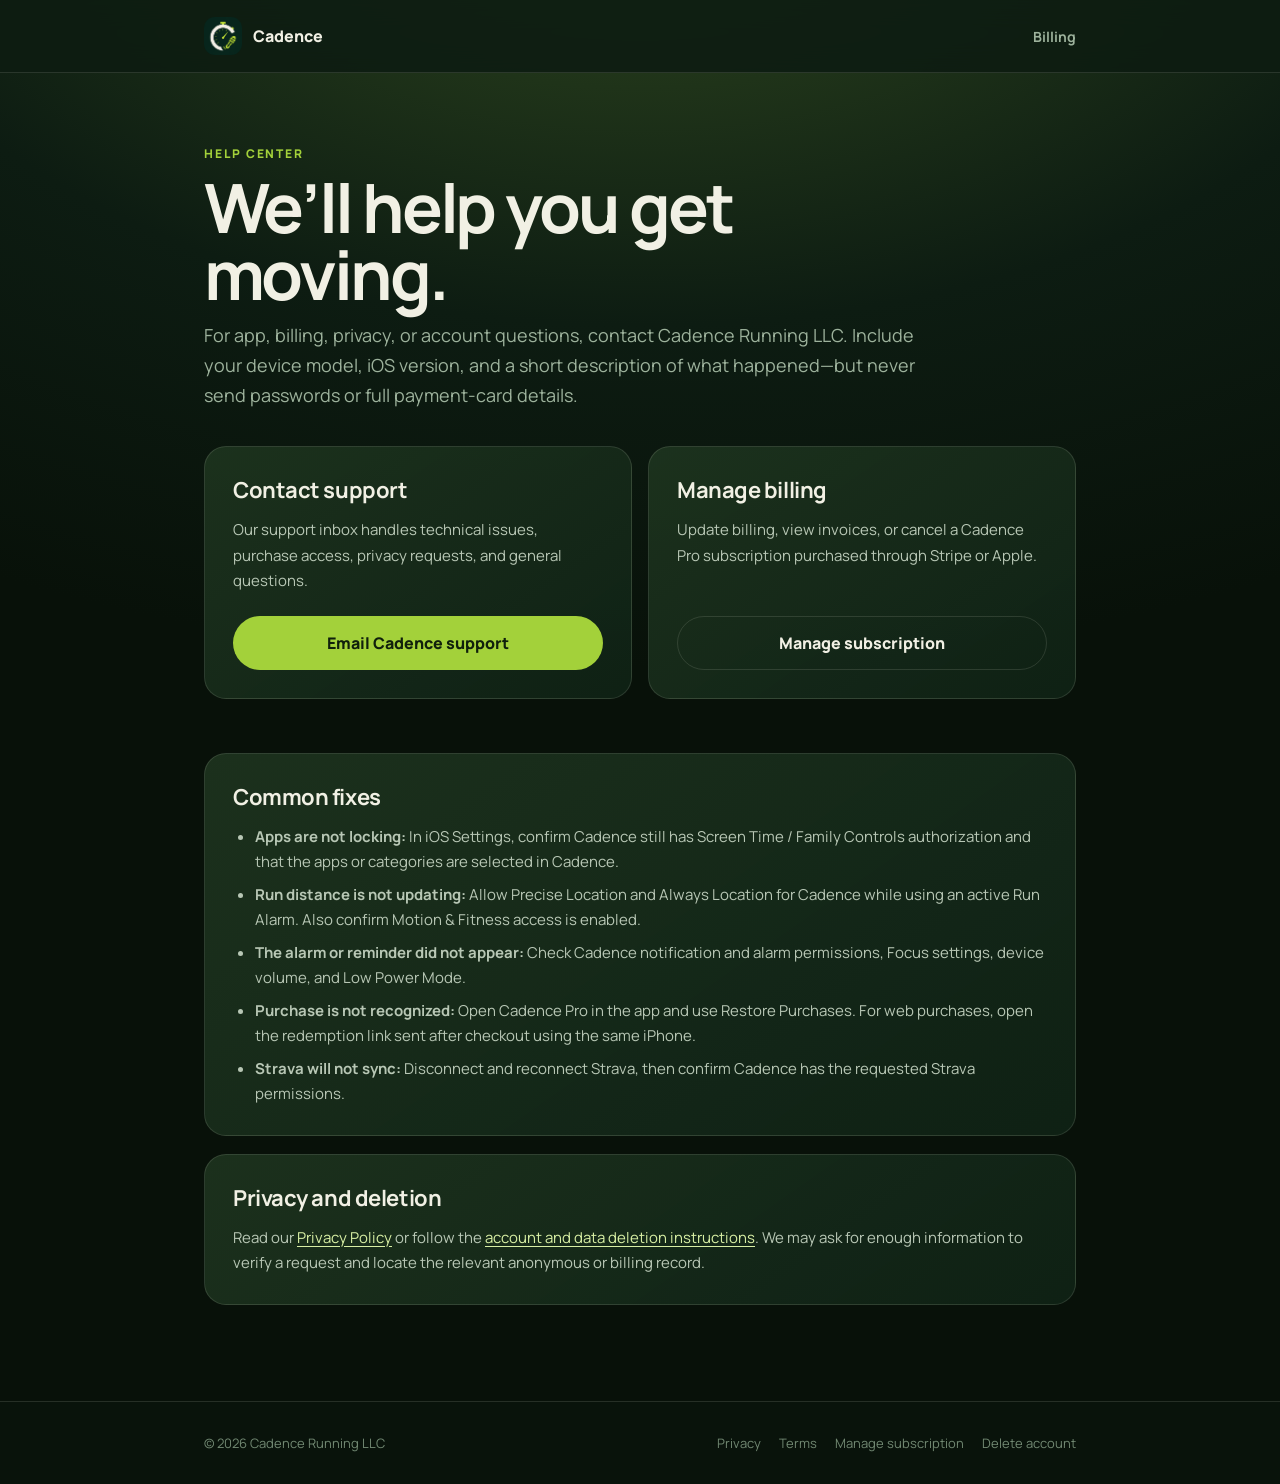
<file: support.html>
<!doctype html>
<html lang="en">
<head>
  <meta charset="utf-8">
  <meta name="viewport" content="width=device-width, initial-scale=1, viewport-fit=cover">
  <meta name="theme-color" content="#0d1c12">
  <title>Cadence Support</title>
  <meta name="description" content="Get help with Cadence, Cadence Pro, Run Alarm, subscriptions, and account deletion.">
  <link rel="icon" href="images/app-icon.png" type="image/png">
  <link rel="preconnect" href="https://fonts.googleapis.com">
  <link rel="preconnect" href="https://fonts.gstatic.com" crossorigin>
  <link href="https://fonts.googleapis.com/css2?family=Manrope:wght@400;500;600;700;800&display=swap" rel="stylesheet">
  <link rel="stylesheet" href="assets/css/legal.css">
</head>
<body>
  <header class="site-header"><div class="inner">
    <a class="brand" href="index.html"><img src="images/app-icon.png" alt="">Cadence</a>
    <a class="header-link" href="manage-subscription.html">Billing</a>
  </div></header>
  <main>
    <div class="eyebrow">Help center</div>
    <h1>We’ll help you get moving.</h1>
    <p class="lede">For app, billing, privacy, or account questions, contact Cadence Running LLC. Include your device model, iOS version, and a short description of what happened—but never send passwords or full payment-card details.</p>

    <div class="actions">
      <section class="action-card">
        <h2>Contact support</h2>
        <p>Our support inbox handles technical issues, purchase access, privacy requests, and general questions.</p>
        <a class="button" href="mailto:cadencerunningsupport@gmail.com?subject=Cadence%20Support">Email Cadence support</a>
      </section>
      <section class="action-card">
        <h2>Manage billing</h2>
        <p>Update billing, view invoices, or cancel a Cadence Pro subscription purchased through Stripe or Apple.</p>
        <a class="button secondary" href="manage-subscription.html">Manage subscription</a>
      </section>
    </div>

    <div class="document">
      <section class="section">
        <h2>Common fixes</h2>
        <ul>
          <li><strong>Apps are not locking:</strong> In iOS Settings, confirm Cadence still has Screen Time / Family Controls authorization and that the apps or categories are selected in Cadence.</li>
          <li><strong>Run distance is not updating:</strong> Allow Precise Location and Always Location for Cadence while using an active Run Alarm. Also confirm Motion & Fitness access is enabled.</li>
          <li><strong>The alarm or reminder did not appear:</strong> Check Cadence notification and alarm permissions, Focus settings, device volume, and Low Power Mode.</li>
          <li><strong>Purchase is not recognized:</strong> Open Cadence Pro in the app and use Restore Purchases. For web purchases, open the redemption link sent after checkout using the same iPhone.</li>
          <li><strong>Strava will not sync:</strong> Disconnect and reconnect Strava, then confirm Cadence has the requested Strava permissions.</li>
        </ul>
      </section>
      <section class="section">
        <h2>Privacy and deletion</h2>
        <p>Read our <a href="privacy.html">Privacy Policy</a> or follow the <a href="account-deletion.html">account and data deletion instructions</a>. We may ask for enough information to verify a request and locate the relevant anonymous or billing record.</p>
      </section>
    </div>
  </main>
  <footer class="site-footer"><div class="inner">
    <span>© 2026 Cadence Running LLC</span>
    <nav><a href="privacy.html">Privacy</a><a href="terms.html">Terms</a><a href="manage-subscription.html">Manage subscription</a><a href="account-deletion.html">Delete account</a></nav>
  </div></footer>
</body>
</html>
</file>
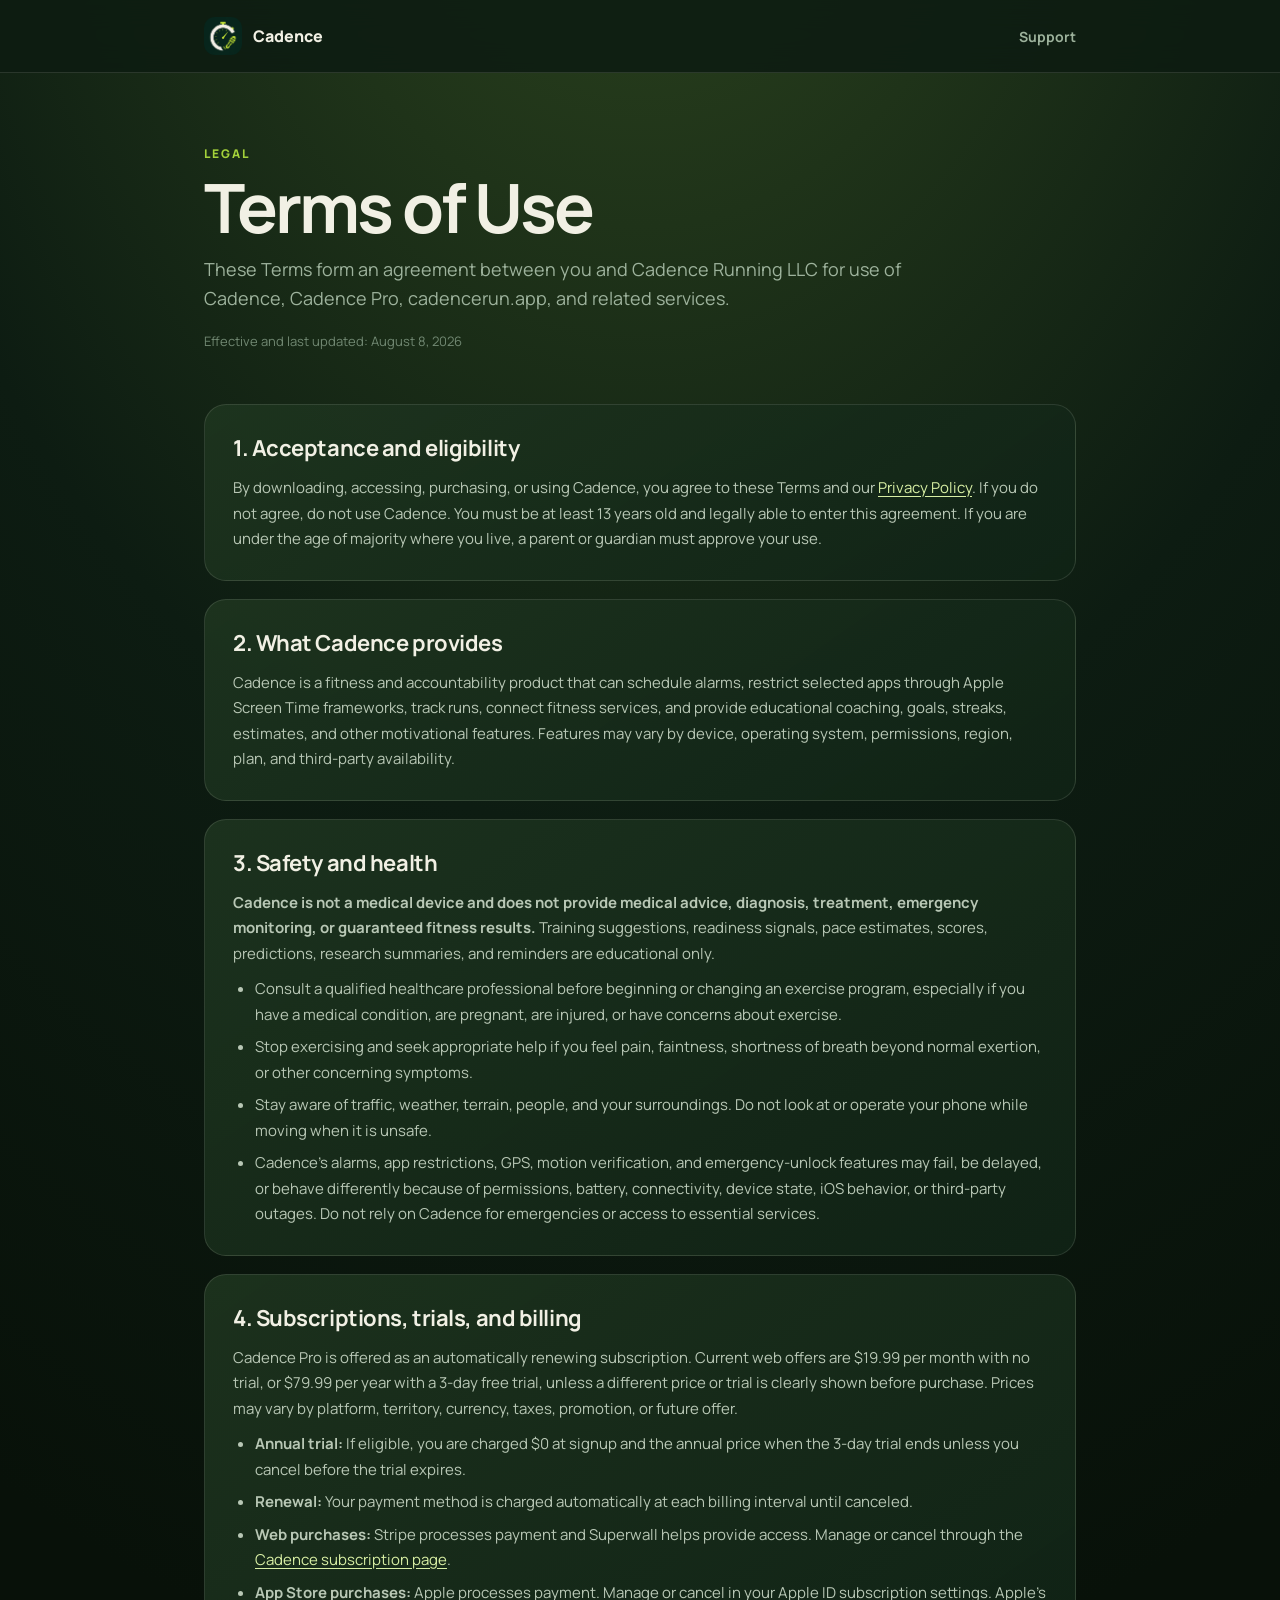
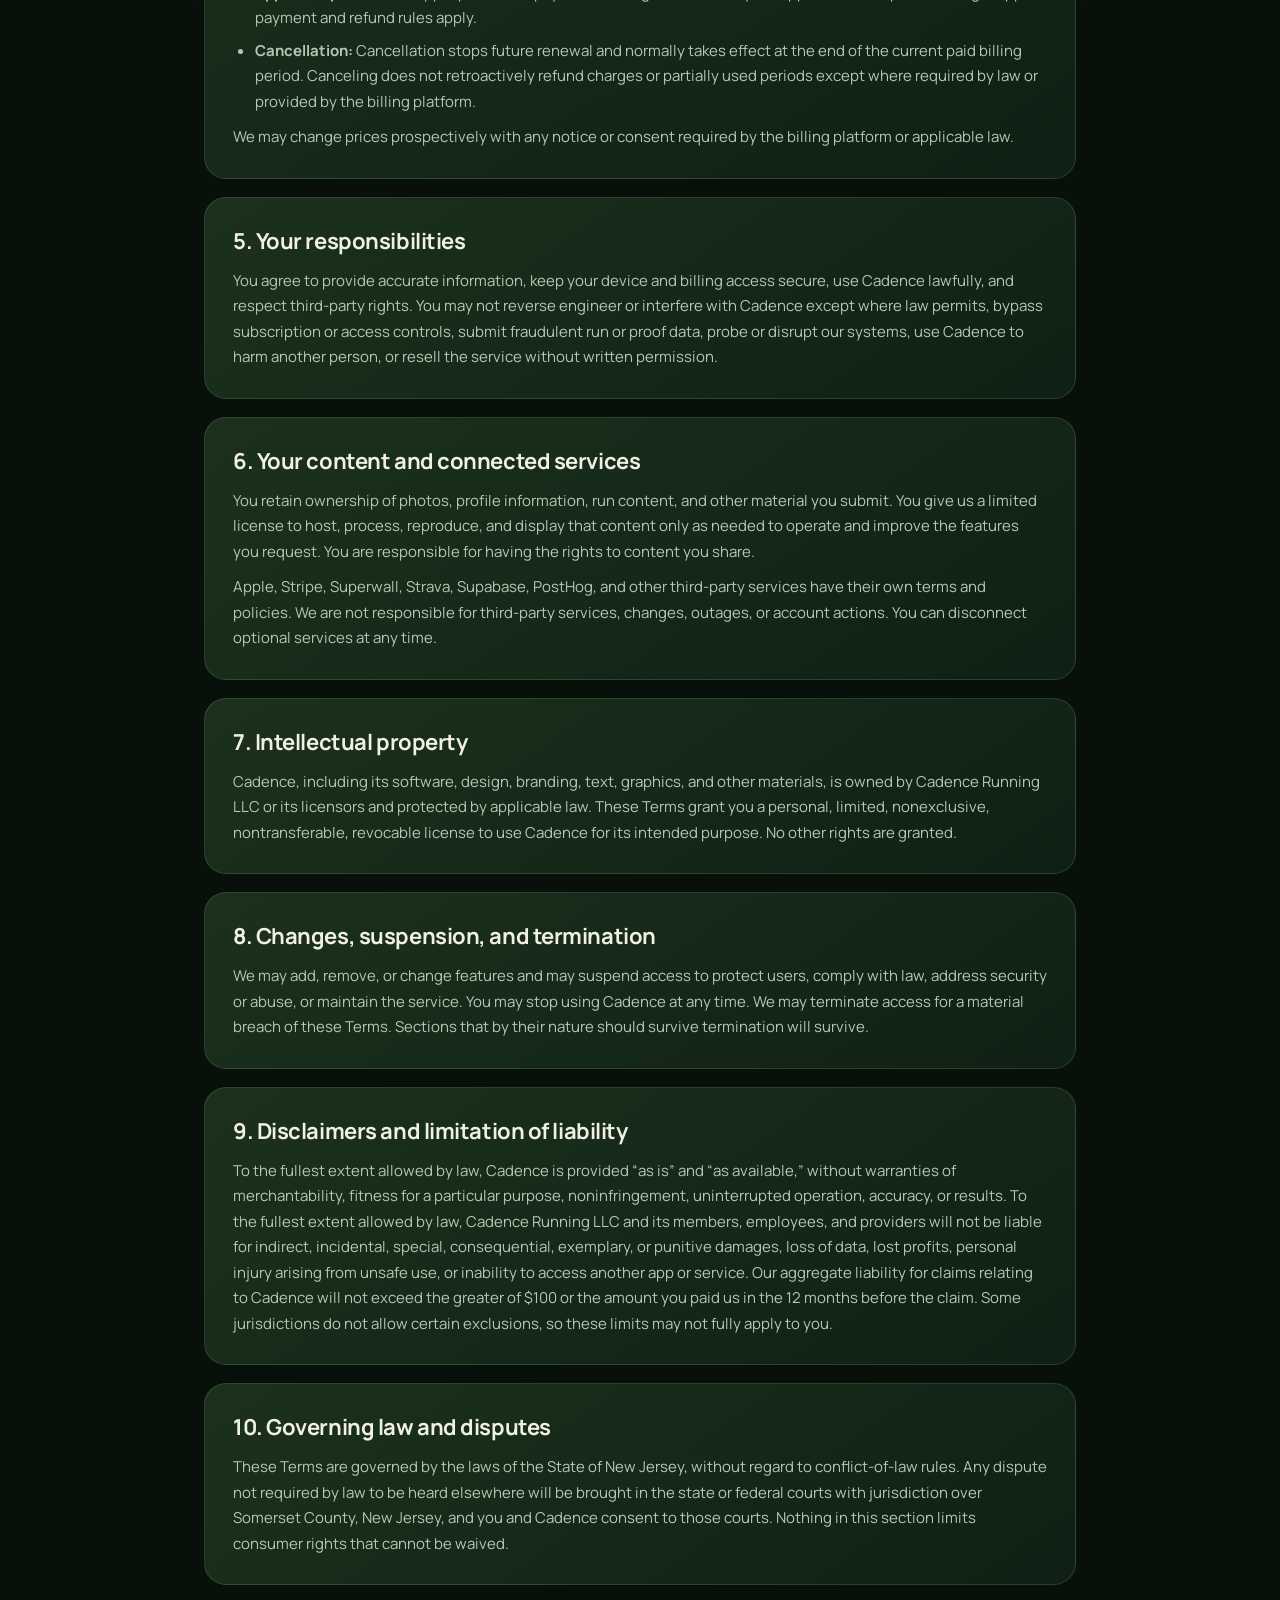
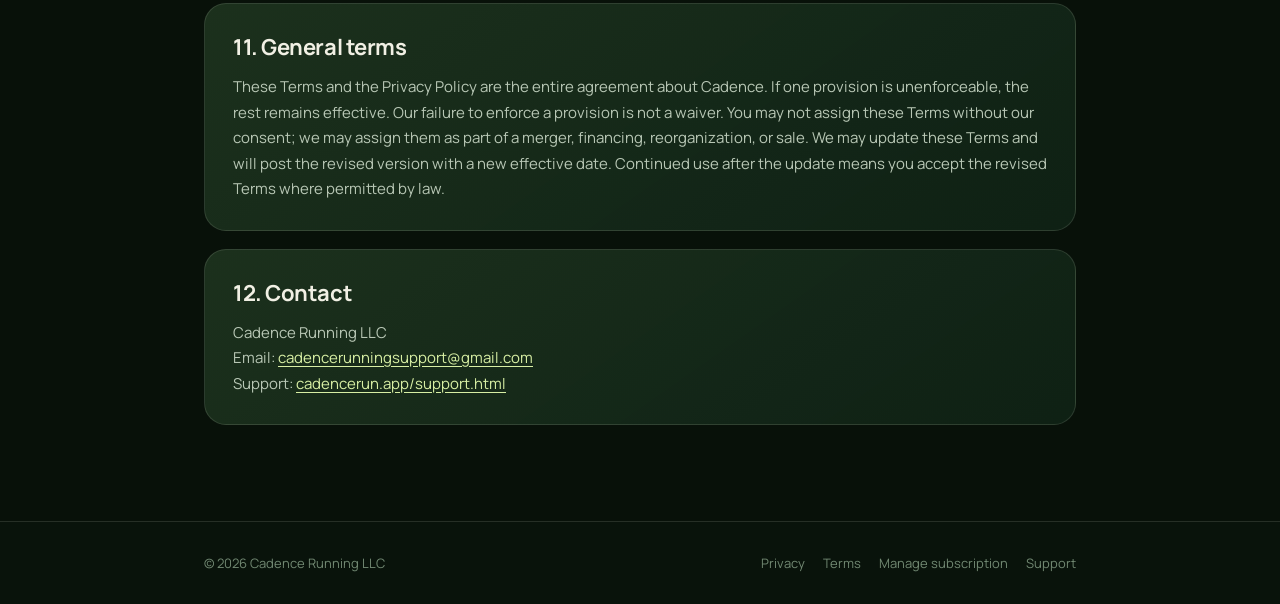
<file: terms.html>
<!doctype html>
<html lang="en">
<head>
  <meta charset="utf-8">
  <meta name="viewport" content="width=device-width, initial-scale=1, viewport-fit=cover">
  <meta name="theme-color" content="#0d1c12">
  <title>Terms of Use — Cadence</title>
  <meta name="description" content="Terms governing use of the Cadence app, website, and Cadence Pro subscription.">
  <link rel="icon" href="images/app-icon.png" type="image/png">
  <link rel="preconnect" href="https://fonts.googleapis.com">
  <link rel="preconnect" href="https://fonts.gstatic.com" crossorigin>
  <link href="https://fonts.googleapis.com/css2?family=Manrope:wght@400;500;600;700;800&display=swap" rel="stylesheet">
  <link rel="stylesheet" href="assets/css/legal.css">
</head>
<body>
  <header class="site-header"><div class="inner">
    <a class="brand" href="index.html"><img src="images/app-icon.png" alt="">Cadence</a>
    <a class="header-link" href="support.html">Support</a>
  </div></header>
  <main>
    <div class="eyebrow">Legal</div>
    <h1>Terms of Use</h1>
    <p class="lede">These Terms form an agreement between you and Cadence Running LLC for use of Cadence, Cadence Pro, cadencerun.app, and related services.</p>
    <p class="updated">Effective and last updated: August 8, 2026</p>

    <div class="document">
      <section class="section">
        <h2>1. Acceptance and eligibility</h2>
        <p>By downloading, accessing, purchasing, or using Cadence, you agree to these Terms and our <a href="privacy.html">Privacy Policy</a>. If you do not agree, do not use Cadence. You must be at least 13 years old and legally able to enter this agreement. If you are under the age of majority where you live, a parent or guardian must approve your use.</p>
      </section>

      <section class="section">
        <h2>2. What Cadence provides</h2>
        <p>Cadence is a fitness and accountability product that can schedule alarms, restrict selected apps through Apple Screen Time frameworks, track runs, connect fitness services, and provide educational coaching, goals, streaks, estimates, and other motivational features. Features may vary by device, operating system, permissions, region, plan, and third-party availability.</p>
      </section>

      <section class="section">
        <h2>3. Safety and health</h2>
        <p><strong>Cadence is not a medical device and does not provide medical advice, diagnosis, treatment, emergency monitoring, or guaranteed fitness results.</strong> Training suggestions, readiness signals, pace estimates, scores, predictions, research summaries, and reminders are educational only.</p>
        <ul>
          <li>Consult a qualified healthcare professional before beginning or changing an exercise program, especially if you have a medical condition, are pregnant, are injured, or have concerns about exercise.</li>
          <li>Stop exercising and seek appropriate help if you feel pain, faintness, shortness of breath beyond normal exertion, or other concerning symptoms.</li>
          <li>Stay aware of traffic, weather, terrain, people, and your surroundings. Do not look at or operate your phone while moving when it is unsafe.</li>
          <li>Cadence’s alarms, app restrictions, GPS, motion verification, and emergency-unlock features may fail, be delayed, or behave differently because of permissions, battery, connectivity, device state, iOS behavior, or third-party outages. Do not rely on Cadence for emergencies or access to essential services.</li>
        </ul>
      </section>

      <section class="section">
        <h2>4. Subscriptions, trials, and billing</h2>
        <p>Cadence Pro is offered as an automatically renewing subscription. Current web offers are $19.99 per month with no trial, or $79.99 per year with a 3-day free trial, unless a different price or trial is clearly shown before purchase. Prices may vary by platform, territory, currency, taxes, promotion, or future offer.</p>
        <ul>
          <li><strong>Annual trial:</strong> If eligible, you are charged $0 at signup and the annual price when the 3-day trial ends unless you cancel before the trial expires.</li>
          <li><strong>Renewal:</strong> Your payment method is charged automatically at each billing interval until canceled.</li>
          <li><strong>Web purchases:</strong> Stripe processes payment and Superwall helps provide access. Manage or cancel through the <a href="manage-subscription.html">Cadence subscription page</a>.</li>
          <li><strong>App Store purchases:</strong> Apple processes payment. Manage or cancel in your Apple ID subscription settings. Apple’s payment and refund rules apply.</li>
          <li><strong>Cancellation:</strong> Cancellation stops future renewal and normally takes effect at the end of the current paid billing period. Canceling does not retroactively refund charges or partially used periods except where required by law or provided by the billing platform.</li>
        </ul>
        <p>We may change prices prospectively with any notice or consent required by the billing platform or applicable law.</p>
      </section>

      <section class="section">
        <h2>5. Your responsibilities</h2>
        <p>You agree to provide accurate information, keep your device and billing access secure, use Cadence lawfully, and respect third-party rights. You may not reverse engineer or interfere with Cadence except where law permits, bypass subscription or access controls, submit fraudulent run or proof data, probe or disrupt our systems, use Cadence to harm another person, or resell the service without written permission.</p>
      </section>

      <section class="section">
        <h2>6. Your content and connected services</h2>
        <p>You retain ownership of photos, profile information, run content, and other material you submit. You give us a limited license to host, process, reproduce, and display that content only as needed to operate and improve the features you request. You are responsible for having the rights to content you share.</p>
        <p>Apple, Stripe, Superwall, Strava, Supabase, PostHog, and other third-party services have their own terms and policies. We are not responsible for third-party services, changes, outages, or account actions. You can disconnect optional services at any time.</p>
      </section>

      <section class="section">
        <h2>7. Intellectual property</h2>
        <p>Cadence, including its software, design, branding, text, graphics, and other materials, is owned by Cadence Running LLC or its licensors and protected by applicable law. These Terms grant you a personal, limited, nonexclusive, nontransferable, revocable license to use Cadence for its intended purpose. No other rights are granted.</p>
      </section>

      <section class="section">
        <h2>8. Changes, suspension, and termination</h2>
        <p>We may add, remove, or change features and may suspend access to protect users, comply with law, address security or abuse, or maintain the service. You may stop using Cadence at any time. We may terminate access for a material breach of these Terms. Sections that by their nature should survive termination will survive.</p>
      </section>

      <section class="section">
        <h2>9. Disclaimers and limitation of liability</h2>
        <p>To the fullest extent allowed by law, Cadence is provided “as is” and “as available,” without warranties of merchantability, fitness for a particular purpose, noninfringement, uninterrupted operation, accuracy, or results. To the fullest extent allowed by law, Cadence Running LLC and its members, employees, and providers will not be liable for indirect, incidental, special, consequential, exemplary, or punitive damages, loss of data, lost profits, personal injury arising from unsafe use, or inability to access another app or service. Our aggregate liability for claims relating to Cadence will not exceed the greater of $100 or the amount you paid us in the 12 months before the claim. Some jurisdictions do not allow certain exclusions, so these limits may not fully apply to you.</p>
      </section>

      <section class="section">
        <h2>10. Governing law and disputes</h2>
        <p>These Terms are governed by the laws of the State of New Jersey, without regard to conflict-of-law rules. Any dispute not required by law to be heard elsewhere will be brought in the state or federal courts with jurisdiction over Somerset County, New Jersey, and you and Cadence consent to those courts. Nothing in this section limits consumer rights that cannot be waived.</p>
      </section>

      <section class="section">
        <h2>11. General terms</h2>
        <p>These Terms and the Privacy Policy are the entire agreement about Cadence. If one provision is unenforceable, the rest remains effective. Our failure to enforce a provision is not a waiver. You may not assign these Terms without our consent; we may assign them as part of a merger, financing, reorganization, or sale. We may update these Terms and will post the revised version with a new effective date. Continued use after the update means you accept the revised Terms where permitted by law.</p>
      </section>

      <section class="section">
        <h2>12. Contact</h2>
        <p>Cadence Running LLC<br>Email: <a href="mailto:cadencerunningsupport@gmail.com">cadencerunningsupport@gmail.com</a><br>Support: <a href="support.html">cadencerun.app/support.html</a></p>
      </section>
    </div>
  </main>
  <footer class="site-footer"><div class="inner">
    <span>© 2026 Cadence Running LLC</span>
    <nav><a href="privacy.html">Privacy</a><a href="terms.html">Terms</a><a href="manage-subscription.html">Manage subscription</a><a href="support.html">Support</a></nav>
  </div></footer>
</body>
</html>
</file>
<file: assets/css/wheel.css>
:root {
  --background: #0f1c12;
  --background-top: #16281a;
  --surface: #1e3320;
  --accent: #a3d13a;
  --cream: #f1f0e4;
  --text: #e4e6dc;
  --muted: #94a894;
  --hairline: rgba(241, 240, 228, .12);
  --row-height: clamp(94px, 15vh, 116px);
}

* { box-sizing: border-box; }

html, body { min-height: 100%; }

body {
  margin: 0;
  color: var(--text);
  background:
    radial-gradient(circle at 50% 40%, rgba(163, 209, 58, .13), transparent 31rem),
    linear-gradient(180deg, var(--background-top), var(--background) 58%);
  font-family: Manrope, ui-sans-serif, system-ui, sans-serif;
  -webkit-font-smoothing: antialiased;
}

button, a { font: inherit; }

.wheel-page {
  width: min(100%, 1120px);
  min-height: 100svh;
  margin: 0 auto;
  padding: 20px clamp(20px, 4vw, 48px) 36px;
}

.wheel-nav {
  display: grid;
  grid-template-columns: 1fr auto 1fr;
  align-items: center;
}

.brand {
  grid-column: 2;
  display: inline-flex;
  align-items: center;
  gap: 10px;
  color: var(--cream);
  text-decoration: none;
  font-size: 18px;
  font-weight: 800;
  letter-spacing: -.02em;
}

.brand img { border-radius: 9px; }

.tier {
  grid-column: 3;
  justify-self: end;
  color: var(--accent);
  font-size: 12px;
  font-weight: 800;
  letter-spacing: .22em;
}

.challenge {
  display: flex;
  flex-direction: column;
  justify-content: center;
  align-items: center;
  gap: 24px;
  min-height: calc(100svh - 78px);
  padding: 42px 0 64px;
}

.challenge-copy { text-align: center; }

.eyebrow {
  margin: 0;
  color: var(--accent);
  font-size: 12px;
  font-weight: 800;
  letter-spacing: .22em;
}

.reel-shell { width: min(100%, 540px); justify-self: center; }

.reel-window {
  position: relative;
  height: calc(var(--row-height) * 3);
  overflow: hidden;
  border: 1px solid var(--hairline);
  border-radius: 26px;
  background: var(--surface);
  box-shadow: 0 34px 80px rgba(0, 0, 0, .34);
}

.reel-strand {
  position: absolute;
  inset: 0 0 auto;
  will-change: transform, filter;
}

.reel-row {
  height: var(--row-height);
  display: grid;
  place-content: center;
  gap: 5px;
  padding: 0 40px;
  text-align: center;
}

.reel-main {
  color: var(--cream);
  font-size: clamp(34px, 6vw, 46px);
  font-weight: 800;
  letter-spacing: -.04em;
  line-height: 1;
}

.reel-note {
  color: var(--muted);
  font-size: clamp(12px, 2vw, 15px);
  font-weight: 500;
}

.landing-band {
  position: absolute;
  z-index: 2;
  top: var(--row-height);
  right: 0;
  left: 0;
  height: var(--row-height);
  border-top: 1px solid rgba(163, 209, 58, .48);
  border-bottom: 1px solid rgba(163, 209, 58, .48);
  background: rgba(163, 209, 58, .06);
  pointer-events: none;
}

.landing-band.flash { animation: band-flash .55s ease-out; }

@keyframes band-flash {
  0% { background: rgba(163, 209, 58, .34); }
  100% { background: rgba(163, 209, 58, .06); }
}

.ticks {
  position: absolute;
  top: 12px;
  bottom: 12px;
  width: 6px;
  background:
    linear-gradient(var(--accent), var(--accent)) top / 6px 1px no-repeat,
    linear-gradient(rgba(163, 209, 58, .45), rgba(163, 209, 58, .45)) center / 6px 1px no-repeat,
    linear-gradient(var(--accent), var(--accent)) bottom / 6px 1px no-repeat;
}

.ticks-left { left: 14px; }
.ticks-right { right: 14px; }

.reel-shade {
  position: absolute;
  z-index: 3;
  inset: 0;
  background: linear-gradient(180deg, var(--surface), transparent 24%, transparent 76%, var(--surface));
  pointer-events: none;
}

.result {
  min-height: 24px;
  margin: 18px 0 0;
  color: var(--accent);
  text-align: center;
  font-size: 14px;
  font-weight: 700;
}

.spin-button {
  width: 100%;
  min-height: 58px;
  margin-top: 10px;
  border: 0;
  border-radius: 18px;
  display: flex;
  align-items: center;
  justify-content: center;
  gap: 10px;
  color: var(--background);
  background: var(--accent);
  cursor: pointer;
  font-weight: 800;
  box-shadow: 0 16px 40px rgba(163, 209, 58, .16);
  transition: transform .15s ease, background .15s ease, opacity .2s ease;
}

.spin-button:hover { background: #b6e04a; transform: translateY(-1px); }
.spin-button:active { transform: translateY(1px); }
.spin-button:focus-visible { outline: 3px solid var(--cream); outline-offset: 4px; }
.spin-button:disabled { cursor: default; opacity: .62; transform: none; }
.spin-button svg { width: 20px; fill: currentColor; }
.spin-button.is-done { visibility: hidden; }

@media (max-width: 760px) {
  .wheel-page { padding-top: 16px; }
  .challenge { gap: 22px; padding: 36px 0 28px; }
  .reel-shell { width: 100%; }
}

@media (prefers-reduced-motion: reduce) {
  .spin-button { transition: none; }
  .landing-band.flash { animation: none; background: rgba(163, 209, 58, .18); }
}
</file>
<file: assets/css/legal.css>
:root {
  --cream: #f1f0e4;
  --sage: #9db29c;
  --lime: #a3d13a;
  --deep: #0d1c12;
  --panel: #14251a;
  --line: rgba(241, 240, 228, .12);
}

*, *::before, *::after { box-sizing: border-box; }
html { scroll-behavior: smooth; }
body {
  margin: 0;
  background: radial-gradient(110% 55% at 50% -10%, #314a20 0, var(--deep) 58%, #081109 100%);
  color: var(--cream);
  font-family: Manrope, system-ui, -apple-system, BlinkMacSystemFont, "Segoe UI", sans-serif;
  -webkit-font-smoothing: antialiased;
  min-height: 100vh;
}
a { color: inherit; }
.site-header {
  position: sticky;
  top: 0;
  z-index: 10;
  border-bottom: 1px solid var(--line);
  background: rgba(13, 28, 18, .88);
  backdrop-filter: blur(14px);
}
.site-header .inner, .site-footer .inner, main { max-width: 920px; margin: 0 auto; }
.site-header .inner {
  min-height: 72px;
  padding: max(12px, env(safe-area-inset-top)) 24px 12px;
  display: flex;
  align-items: center;
  justify-content: space-between;
  gap: 18px;
}
.brand { display: inline-flex; align-items: center; gap: 11px; text-decoration: none; font-weight: 800; }
.brand img { width: 38px; height: 38px; border-radius: 11px; }
.header-link { color: var(--sage); font-size: 14px; font-weight: 700; text-decoration: none; }
.header-link:hover, .site-footer a:hover { color: var(--cream); }
main { padding: 72px 24px 96px; }
.eyebrow { color: var(--lime); font-size: 12px; font-weight: 800; letter-spacing: .16em; text-transform: uppercase; }
h1 { margin: 12px 0 14px; max-width: 760px; font-size: clamp(40px, 7vw, 68px); line-height: .98; letter-spacing: -.045em; }
.lede { max-width: 720px; margin: 0; color: var(--sage); font-size: 18px; line-height: 1.65; }
.updated { margin: 18px 0 0; color: #718872; font-size: 13px; }
.document { margin-top: 54px; display: grid; gap: 18px; }
.section, .action-card {
  padding: 28px;
  border: 1px solid var(--line);
  border-radius: 22px;
  background: linear-gradient(145deg, rgba(31, 54, 32, .86), rgba(16, 35, 22, .9));
}
.section h2, .action-card h2 { margin: 0 0 12px; font-size: 22px; letter-spacing: -.02em; }
.section h3 { margin: 22px 0 8px; font-size: 16px; }
.section p, .section li, .action-card p { color: #b8c7b5; font-size: 15px; line-height: 1.7; }
.section p { margin: 10px 0 0; }
.section ul { margin: 10px 0 0; padding-left: 22px; }
.section li + li { margin-top: 7px; }
.section a { color: #d8efa4; text-underline-offset: 3px; }
.actions { display: grid; grid-template-columns: repeat(2, minmax(0, 1fr)); gap: 16px; margin-top: 36px; }
.action-card { display: flex; flex-direction: column; }
.action-card p { flex: 1; margin: 0 0 22px; }
.button {
  min-height: 52px;
  border-radius: 999px;
  padding: 15px 20px;
  display: inline-flex;
  align-items: center;
  justify-content: center;
  border: 1px solid rgba(163, 209, 58, .45);
  background: var(--lime);
  color: #10200c;
  font-weight: 800;
  text-align: center;
  text-decoration: none;
}
.button.secondary { background: transparent; color: var(--cream); border-color: var(--line); }
.notice {
  margin-top: 18px;
  border-left: 3px solid var(--lime);
  padding: 14px 17px;
  background: rgba(163, 209, 58, .08);
  color: #c9d9c5;
  font-size: 14px;
  line-height: 1.6;
}
.site-footer { border-top: 1px solid var(--line); background: #09130b; color: #718872; }
.site-footer .inner { padding: 32px 24px max(32px, env(safe-area-inset-bottom)); display: flex; justify-content: space-between; gap: 22px; flex-wrap: wrap; font-size: 13px; }
.site-footer nav { display: flex; flex-wrap: wrap; gap: 18px; }
.site-footer a { text-decoration: none; }

@media (max-width: 680px) {
  main { padding-top: 48px; }
  .actions { grid-template-columns: 1fr; }
  .section, .action-card { padding: 22px; border-radius: 18px; }
  .site-footer .inner { flex-direction: column; }
}
</file>
<file: assets/css/onboarding.css>
:root{--cream:#f1f0e4;--sage:#94a894;--dim:#6f8570;--lime:#a3d13a;--amber:#e6b23a;--danger:#df5b4e;--card:#1e3320;--raised:#24401f;--deep:#0f1c12;--line:rgba(241,240,228,.12)}
*{box-sizing:border-box}html,body{margin:0;min-height:100%;background:#071009;color:var(--cream);font-family:Manrope,system-ui,sans-serif;-webkit-font-smoothing:antialiased}button,input{font:inherit}.app{position:relative;width:100%;max-width:460px;min-height:100dvh;margin:auto;overflow:hidden;background:radial-gradient(120% 65% at 50% -5%,#2e4820 0,var(--deep) 64%,#09120b 100%);box-shadow:0 0 90px #000;display:flex;flex-direction:column}.app:before{content:"";position:absolute;inset:auto -35% -22% -35%;height:55%;background:radial-gradient(circle,rgba(163,209,58,.1),transparent 68%);pointer-events:none}.topbar{position:relative;z-index:5;display:grid;grid-template-columns:40px 1fr 40px;gap:12px;align-items:center;padding:max(14px,env(safe-area-inset-top)) 18px 8px}.icon-button{width:40px;height:40px;border:0;border-radius:50%;background:transparent;color:var(--cream);font-size:23px;cursor:pointer}.icon-button:disabled{opacity:0;pointer-events:none}.restart{font-size:20px;color:var(--sage)}.progress{height:4px;background:rgba(255,255,255,.1);border-radius:99px;overflow:hidden}.progress span{display:block;width:0;height:100%;background:var(--lime);border-radius:inherit;transition:width .35s ease}.screen{position:relative;z-index:1;flex:1;display:flex;min-height:0}.step{width:100%;display:flex;flex-direction:column;padding:18px 24px max(24px,env(safe-area-inset-bottom));animation:enter .32s ease both}.step.center{text-align:center;align-items:center}.eyebrow{color:var(--lime);font-size:11px;font-weight:800;letter-spacing:.2em;text-transform:uppercase;margin:8px 0 14px}.eyebrow.amber{color:var(--amber)}h1{font-size:32px;line-height:1.04;letter-spacing:-.045em;margin:0;max-width:390px}h1 .accent{color:var(--lime);display:block}.subtitle{font-size:15px;line-height:1.55;color:var(--sage);margin:14px 0 0;max-width:380px}.content{width:100%;margin:26px 0 18px;flex:1;display:flex;flex-direction:column;justify-content:flex-start}.step.center .content{justify-content:center}.actions{width:100%;margin-top:auto}.cta,.secondary{width:100%;border:0;border-radius:999px;min-height:54px;padding:15px 20px;font-weight:800;cursor:pointer}.cta{background:var(--lime);color:#10200c;box-shadow:0 12px 32px rgba(163,209,58,.17)}.cta:disabled{opacity:.38;cursor:not-allowed}.secondary{background:transparent;color:var(--sage);margin-top:6px}.options{display:grid;gap:10px}.option{width:100%;display:flex;align-items:center;gap:12px;text-align:left;border:1px solid var(--line);border-radius:16px;padding:16px;background:var(--card);color:var(--cream);font-weight:700;cursor:pointer}.option:active,.option.selected{border-color:var(--lime);background:var(--raised);transform:scale(.99)}.option .emoji{font-size:21px;width:29px}.option .chev{margin-left:auto;color:var(--dim)}.hero-art{position:relative;width:min(78vw,300px);aspect-ratio:1;margin:4px auto 8px;border-radius:50%;background:radial-gradient(circle at 50% 40%,rgba(163,209,58,.28),rgba(30,51,32,.25) 55%,transparent 70%);display:grid;place-items:center}.hero-art img{width:92px;height:92px;border-radius:24px;box-shadow:0 22px 50px rgba(0,0,0,.45)}.hero-art .orbit{position:absolute;inset:18%;border:1px solid rgba(163,209,58,.28);border-radius:50%;animation:spin 12s linear infinite}.hero-art .orbit:after{content:"";position:absolute;width:12px;height:12px;background:var(--lime);border-radius:50%;top:-6px;left:50%}.input{width:100%;border:1.5px solid rgba(163,209,58,.5);border-radius:16px;background:var(--card);color:var(--cream);padding:17px 19px;font-size:20px;font-weight:800;outline:none}.input:focus{border-color:var(--lime)}.input::placeholder{color:var(--dim)}.loader{width:92px;height:92px;border-radius:50%;border:6px solid rgba(255,255,255,.08);border-top-color:var(--lime);margin:10px auto 30px;animation:spin 1s linear infinite}.analysis-lines{display:grid;gap:14px;text-align:left;max-width:320px;margin:auto}.analysis-lines div{color:var(--dim);transition:.25s}.analysis-lines div.on{color:var(--cream)}.analysis-lines div:before{content:"✓";display:inline-grid;place-items:center;width:22px;height:22px;border-radius:50%;background:var(--raised);color:var(--lime);margin-right:10px}.card{background:linear-gradient(145deg,var(--raised),var(--card));border:1px solid var(--line);border-radius:20px;padding:20px}.risk-row{margin:14px 0}.risk-label{display:flex;justify-content:space-between;color:var(--sage);font-size:13px;font-weight:700;margin-bottom:8px}.bar{height:10px;background:rgba(255,255,255,.08);border-radius:99px;overflow:hidden}.bar span{display:block;height:100%;border-radius:inherit;background:var(--amber)}.bar.avg span{background:var(--dim)}.scene{position:relative;width:100%;min-height:220px;border-radius:24px;display:grid;place-items:center;background:radial-gradient(circle at 50% 38%,rgba(163,209,58,.16),rgba(30,51,32,.55));border:1px solid var(--line);font-size:72px;line-height:1;overflow:hidden;filter:drop-shadow(0 14px 30px rgba(0,0,0,.35))}.scene:before{content:"";position:absolute;width:150px;height:150px;border:1px solid rgba(163,209,58,.22);border-radius:50%}.research{display:grid;gap:12px}.research .card{text-align:left}.research h3{font-size:16px;margin:0 0 8px}.research p{font-size:12px;line-height:1.5;color:var(--sage);margin:0}.footnote{font-size:11px;line-height:1.5;color:var(--dim);text-align:center;margin:12px}.projection{display:flex;align-items:center;justify-content:center;gap:18px}.projection strong{font-size:48px;color:var(--lime)}.projection span{color:var(--sage);font-size:13px}.chip{display:inline-block;background:rgba(163,209,58,.13);color:var(--lime);border:1px solid rgba(163,209,58,.25);border-radius:999px;padding:7px 13px;font-size:12px;font-weight:800}.proof-grid{display:grid;grid-template-columns:1fr 1fr;gap:12px}.proof-grid .card{text-align:center}.proof-grid strong{font-size:29px;color:var(--lime);display:block}.proof-grid span{font-size:11px;color:var(--sage)}.compare{display:grid;gap:10px}.compare .bad,.compare .good{padding:15px;border-radius:14px;font-size:13px;font-weight:700}.compare .bad{background:rgba(223,91,78,.1);color:#efaaa3}.compare .good{background:rgba(163,209,58,.1);color:#d4eda0}.review{text-align:left;margin-bottom:10px}.stars{color:var(--amber);letter-spacing:2px}.review h3{font-size:15px;margin:8px 0 5px}.review p,.review small{color:var(--sage);font-size:12px;line-height:1.45}.days{display:grid;grid-template-columns:repeat(7,1fr);gap:7px}.day{aspect-ratio:1;border-radius:50%;border:1px solid var(--line);background:var(--card);color:var(--sage);font-size:12px;font-weight:800}.day.on{background:var(--lime);color:var(--deep)}.time{font-size:38px;text-align:center;color:var(--cream);color-scheme:dark}.how{display:grid;gap:10px}.how-row{display:grid;grid-template-columns:38px 1fr;gap:12px;text-align:left;align-items:start}.how-row>b{width:36px;height:36px;border-radius:50%;display:grid;place-items:center;background:rgba(163,209,58,.13);color:var(--lime);font-size:15px}.how-row>div>b{display:block;font-size:14px;line-height:1.3;color:var(--cream)}.how-row span{display:block;color:var(--sage);font-size:12px;line-height:1.4;margin-top:3px}.slide{position:relative;height:58px;background:var(--raised);border:1px solid var(--line);border-radius:999px;color:var(--cream);font-weight:800;display:grid;place-items:center;overflow:hidden;touch-action:none}.slide i{position:absolute;left:5px;width:48px;height:48px;border-radius:50%;background:var(--lime);box-shadow:0 5px 14px #0005}.run-ring{width:190px;height:190px;border-radius:50%;display:grid;place-items:center;margin:auto;background:conic-gradient(var(--lime) var(--run,0%),rgba(255,255,255,.08) 0);position:relative}.run-ring:after{content:"";position:absolute;inset:13px;border-radius:50%;background:var(--deep)}.run-ring span{z-index:1;font-size:26px;font-weight:800}.app-grid{display:grid;grid-template-columns:repeat(4,1fr);gap:16px;max-width:280px;margin:auto}.app-icon{aspect-ratio:1;border-radius:18px;background:var(--raised);display:grid;place-items:center;font-size:28px;filter:grayscale(1);animation:unlock .45s both}.app-icon:nth-child(2){animation-delay:.15s}.app-icon:nth-child(3){animation-delay:.3s}.app-icon:nth-child(4){animation-delay:.45s}.typed{font-size:25px;line-height:1.25;font-weight:800;margin:14px 0;opacity:0;animation:enter .5s forwards}.typed:nth-child(2){animation-delay:1.2s}.typed:nth-child(3){animation-delay:2.5s;color:var(--lime)}.pledge{display:grid;gap:12px;text-align:left}.pledge-line{display:grid;grid-template-columns:22px 1fr;gap:8px;color:var(--sage);font-size:13px;line-height:1.45}.pledge-line:before{content:"✓";color:var(--lime);font-weight:800}.signature-wrap{margin-top:18px}.signature-head{display:flex;justify-content:space-between;color:var(--sage);font-size:12px;font-weight:700;margin-bottom:8px}.clear{border:0;background:none;color:var(--lime)}canvas{width:100%;aspect-ratio:64/26;height:auto;background:#f1f0e4;border-radius:14px;touch-action:none;display:block}.legal{font-size:10px;color:var(--dim);text-align:center;line-height:1.4;margin-top:10px}.small{font-size:12px;color:var(--sage)}
/* Drawn icons replace the emoji that used to fill these slots. Emoji pick up a
   different typeface and weight on every platform, which is what made the web
   funnel stop matching the app. These inherit colour and sit on a fixed box. */
.scene .art{width:92px;height:92px;color:var(--lime);filter:drop-shadow(0 6px 14px rgba(0,0,0,.35))}
.how-row>b svg{width:19px;height:19px}
.option .emoji{display:grid;place-items:center}
.option .emoji svg{width:20px;height:20px;color:var(--lime)}
/* The unlock payoff reuses the welcome tile grid, minus the chip and run bar. */
.mock.plain{padding:14px}
/* Welcome hero. Mirrors `OnbPhoneMockAnimated` in OnbKit.swift: the app grid
   sits shielded, the run bar fills, the tiles flip open, and it loops. */
.mock{width:min(74vw,266px);margin:0 auto;padding:15px 14px;border-radius:30px;background:linear-gradient(160deg,#1c3020,#0e1a10);border:1px solid var(--line);box-shadow:0 26px 60px rgba(0,0,0,.5)}
.mockchip{display:inline-flex;align-items:center;gap:6px;padding:5px 11px;border-radius:999px;background:rgba(163,209,58,.13);border:1px solid rgba(163,209,58,.28);color:var(--lime);font-size:11px;font-weight:800}
.mockchip svg{width:12px;height:12px;flex:none}
.mockchip .open,.mock.unlocked .mockchip .shut{display:none}
.mock.unlocked .mockchip .open{display:block}
.tiles{display:grid;grid-template-columns:repeat(3,1fr);gap:9px;margin:13px 0}
/* Both glyphs share one grid cell so they cross-fade in place — no absolute
   positioning, which needs a containing block a grid item doesn't reliably give. */
.tile{display:grid;place-items:center;aspect-ratio:1;border-radius:12px;background:var(--raised);transition:background .45s ease}
.tile svg{grid-area:1/1;width:18px;height:18px;flex:none;transition:opacity .45s ease}
/* Named `glyph`, not `app`: `.app` is the page shell, and a collision here made
   every tile icon inherit its 100dvh height and gradient. */
.tile .glyph{opacity:0;color:var(--fg,#fff)}
.tile .shield{opacity:1;color:var(--dim)}
.mock.unlocked .tile{background:var(--bg)}
.mock.unlocked .tile .glyph{opacity:1}
.mock.unlocked .tile .shield{opacity:0}
.mockbar{height:7px;border-radius:99px;background:rgba(255,255,255,.09);overflow:hidden}
.mockbar span{display:block;width:0;height:100%;border-radius:inherit;background:var(--lime)}
.mocklabel{margin-top:9px;font-size:11px;font-weight:700;color:var(--dim);text-align:center}
.mock.unlocked .mocklabel{color:var(--lime)}
/* Sign in with Apple. White on the dark flow, per Apple's HIG. */
.apple{width:100%;display:flex;align-items:center;justify-content:center;gap:8px;min-height:54px;border:0;border-radius:999px;background:#fff;color:#000;font-size:17px;font-weight:800;cursor:pointer}
.apple svg{width:18px;height:18px}
.apple:disabled{opacity:.5;cursor:not-allowed}
.linkbtn{display:block;width:100%;margin-top:12px;border:0;background:none;color:var(--sage);font-size:13px;font-weight:700;cursor:pointer;text-decoration:underline;text-underline-offset:3px}
.notice{background:rgba(230,178,58,.1);border:1px solid rgba(230,178,58,.3);color:#eccb84;border-radius:14px;padding:12px 14px;font-size:12px;line-height:1.45;margin-bottom:14px;text-align:left}
@keyframes enter{from{opacity:0;transform:translateX(18px)}to{opacity:1;transform:none}}@keyframes spin{to{transform:rotate(360deg)}}@keyframes unlock{from{filter:grayscale(1);opacity:.45;transform:scale(.8)}to{filter:none;opacity:1;transform:none}}
@media(min-height:760px){.step{padding-top:28px}.content{margin-top:34px}}@media(max-height:680px){h1{font-size:27px}.content{margin:16px 0 12px}.scene{min-height:150px;font-size:58px}.scene:before{width:112px;height:112px}.mock{width:206px;padding:12px 11px}.tiles{gap:7px;margin:10px 0}.step{padding-top:8px}}
@media(prefers-reduced-motion:reduce){*,*:before,*:after{animation-duration:.01ms!important;transition-duration:.01ms!important}}
</file>
